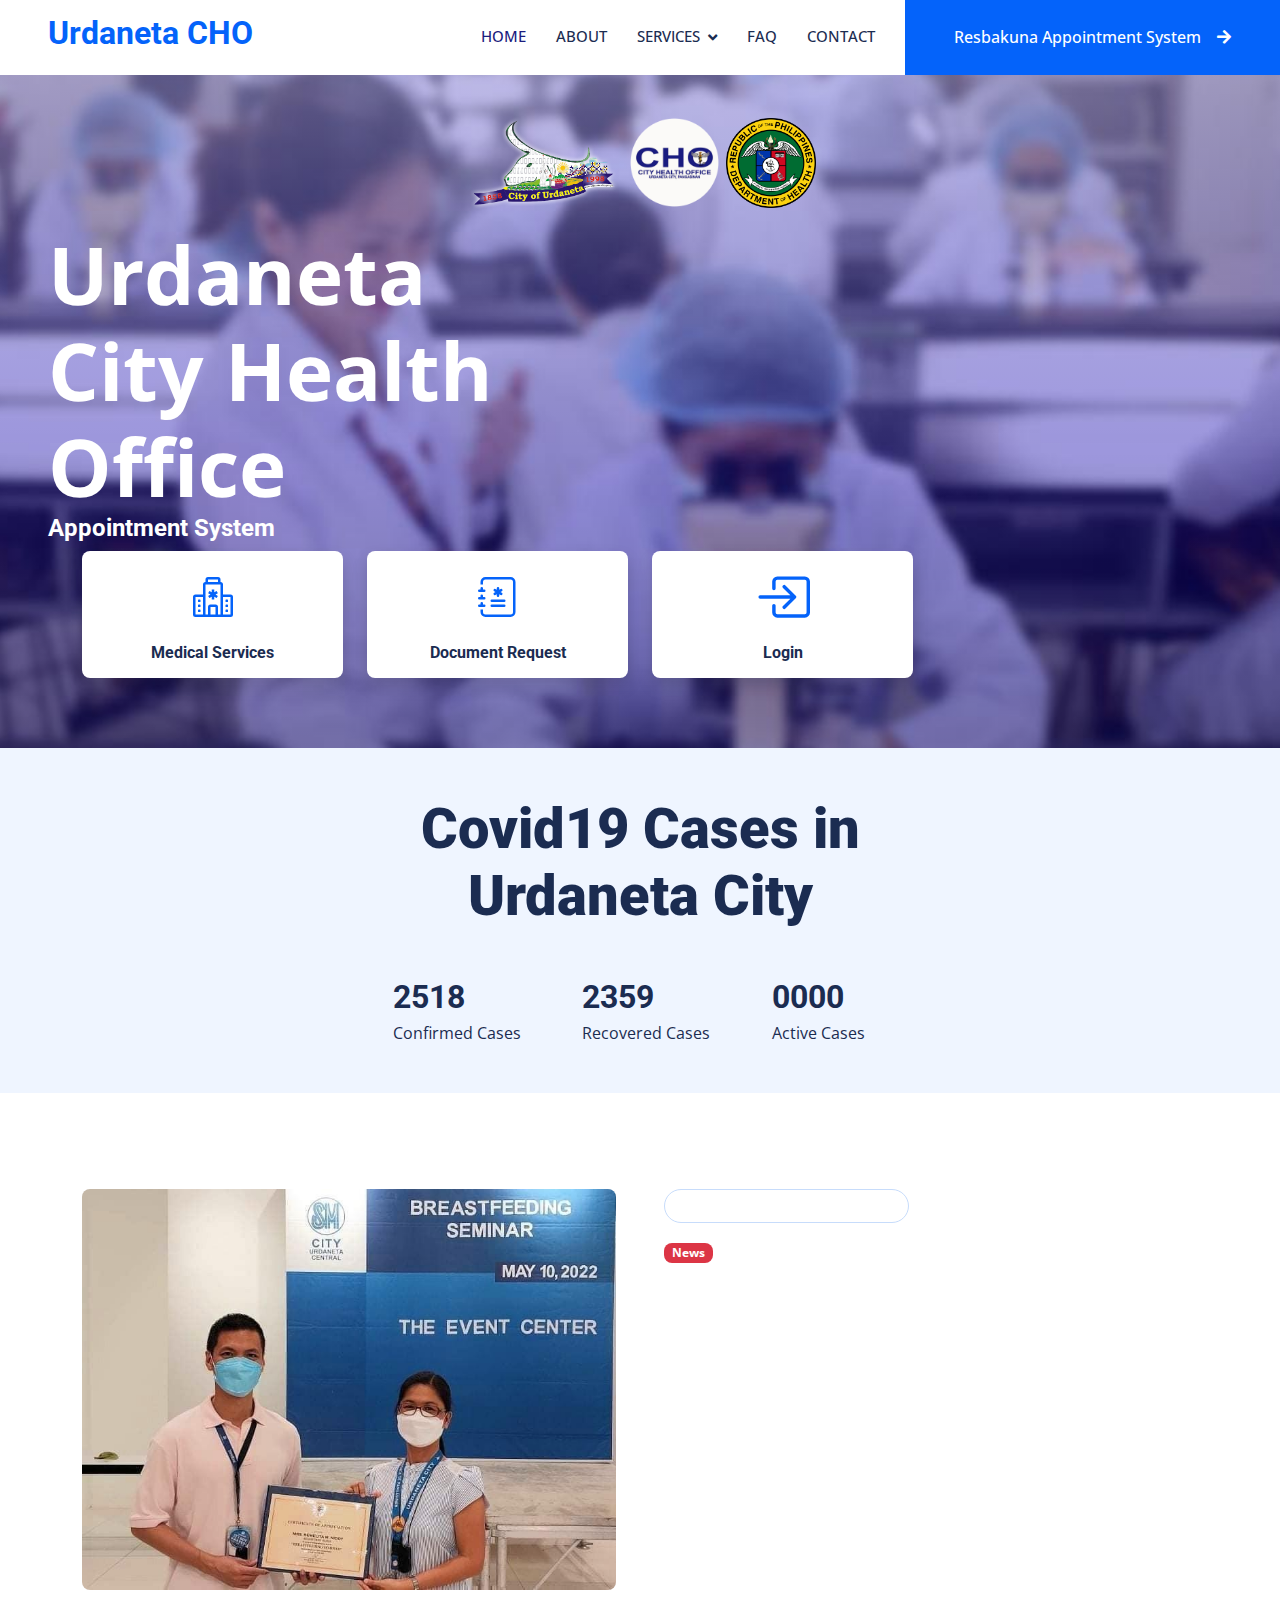
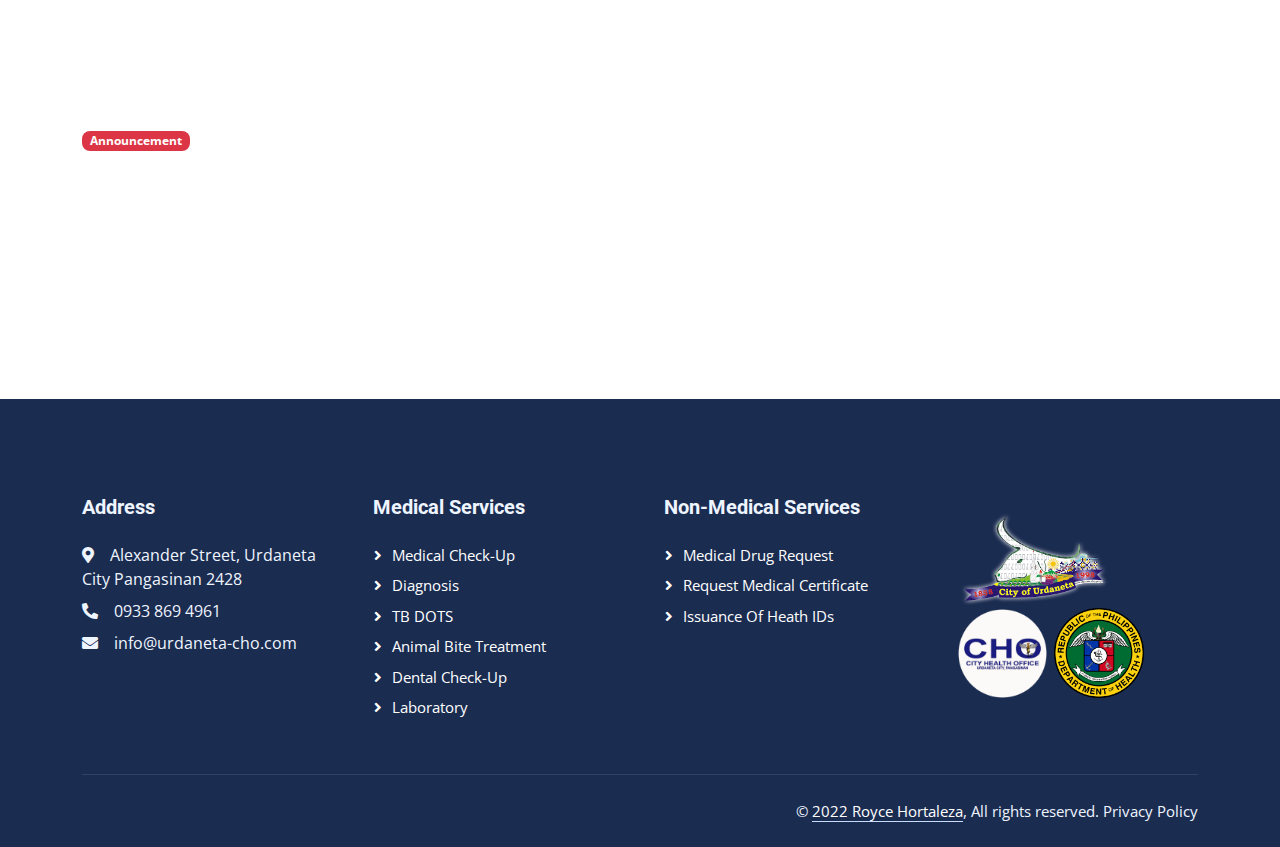
<file: index.html>
<!DOCTYPE html>
<html lang="en">

<head>
    <meta charset="utf-8">
    <title>Urdaneta CHO</title>
    <meta content="width=device-width, initial-scale=1.0" name="viewport">
    <meta content="" name="keywords">
    <meta content="" name="description">

    <link href="img/CHO.png" rel="icon">
    <link rel="preconnect" href="https://fonts.googleapis.com">
    <link rel="preconnect" href="https://fonts.gstatic.com" crossorigin>
    <link href="https://fonts.googleapis.com/css2?family=Open+Sans:wght@400;500&family=Roboto:wght@500;700;900&display=swap" rel="stylesheet"> 
    <link href="https://cdnjs.cloudflare.com/ajax/libs/font-awesome/5.10.0/css/all.min.css" rel="stylesheet">
    <link href="https://cdn.jsdelivr.net/npm/bootstrap-icons@1.4.1/font/bootstrap-icons.css" rel="stylesheet">
    <link href="css/bootstrap.min.css" rel="stylesheet">
    <link href="css/style.css" rel="stylesheet">
<style>
    body {

        background: linear-gradient(to top, rgba(0, 0, 0, 0.3), rgba(0, 0, 0, 0), rgba(250, 250, 250, 0.4)), url("img/bg-blue.jpg");
        background-attachment: fixed;
        background-position: center;
        background-repeat: no-repeat;
        background-size: cover;
        overflow-x: hidden;
    }
</style>
</head>

<body>
    <!-- Navbar Start -->
    <nav class="navbar navbar-expand-lg bg-white navbar-light sticky-top p-0 wow fadeIn" data-wow-delay="0.1s">
        <a href="index.html" class="navbar-brand d-flex align-items-center px-4 px-lg-5">
            <h2 class="blankquote text-primary"></i>Urdaneta CHO</h2>
        </a>
        <button type="button" class="navbar-toggler me-4" data-bs-toggle="collapse" data-bs-target="#navbarCollapse">
            <span class="navbar-toggler-icon"></span>
        </button>
        <div class="collapse navbar-collapse" id="navbarCollapse">
            <div class="navbar-nav ms-auto p-4 p-lg-0">
                <a href="index.html" class="nav-item nav-link active">HOME</a>
                <a href="about.html" class="nav-item nav-link">ABOUT</a>
          
                <div class="nav-item dropdown">
                    <a href="#" class="nav-link dropdown-toggle" data-bs-toggle="dropdown">SERVICES</a>
                    <div class="dropdown-menu rounded-0 rounded-bottom m-0">
                        <a href="medical.html" class="dropdown-item">Medical Concern</a>
                        <a href="non-medical.html" class="dropdown-item">Non-Medical Concern</a>
                    </div>
                </div>
                <a href="faq.html" class="nav-item nav-link">FAQ</a>
                <a href="contact.html" class="nav-item nav-link">CONTACT</a>
            </div>
            <a href="https://resbakuna.urdaneta-city.gov.ph/" class="btn btn-primary rounded-0 py-4 px-lg-5 d-none d-lg-block">Resbakuna Appointment System<i class="fa fa-arrow-right ms-3"></i></a>
        </div>
    </nav>
    <br>
    <!-- Navbar End -->

    <section class="logo">
        <div class="py-3 d-flex justify-content-center mx-auto">
            <div>
                <a href="https://urdaneta-city.gov.ph/"><img src="img/urd.png" alt="" height="95"></a>
                <a href="index.html"><img src="img/CHO.png" alt="" height="95"></a>
                <a href="https://doh.gov.ph/"><img src="img/doh.png" alt="" height="90"></a>
            </div>
    </section>

    <section class="title">
        <div id="text" class="row px-md-5 px-1">
            <div class="col-md-5 d-flex flex-column justify-content-center align-items-start">
              <div class="display-1 fw-bold mb-0 text-white text-shadow">Urdaneta City Health Office</div>
              <div class="h4 text-white text-shadow-b">Appointment System</div>
          </div>
    </section>

    <section class="services">
        <div class="container-fluid" style="position: relative; z-index: 3;">
            <div class="container">
              <div class="row">
                <div class="col-md-3 col-sm-4 col-6">
                  <a href="login-checkup.html" class="text-decoration-none">
                      <div class="card round-3 border-0 m-btn shadow">
                          <div class="card-body text-center d-flex flex-column justify-content-center align-items-center ">
                              <div>
                                  <svg xmlns="http://www.w3.org/2000/svg" width="40" height="60" fill="currentColor" class="bi bi-hospital" viewBox="0 0 16 16">
                                      <path d="M8.5 5.034v1.1l.953-.55.5.867L9 7l.953.55-.5.866-.953-.55v1.1h-1v-1.1l-.953.55-.5-.866L7 7l-.953-.55.5-.866.953.55v-1.1h1ZM13.25 9a.25.25 0 0 0-.25.25v.5c0 .138.112.25.25.25h.5a.25.25 0 0 0 .25-.25v-.5a.25.25 0 0 0-.25-.25h-.5ZM13 11.25a.25.25 0 0 1 .25-.25h.5a.25.25 0 0 1 .25.25v.5a.25.25 0 0 1-.25.25h-.5a.25.25 0 0 1-.25-.25v-.5Zm.25 1.75a.25.25 0 0 0-.25.25v.5c0 .138.112.25.25.25h.5a.25.25 0 0 0 .25-.25v-.5a.25.25 0 0 0-.25-.25h-.5Zm-11-4a.25.25 0 0 0-.25.25v.5c0 .138.112.25.25.25h.5A.25.25 0 0 0 3 9.75v-.5A.25.25 0 0 0 2.75 9h-.5Zm0 2a.25.25 0 0 0-.25.25v.5c0 .138.112.25.25.25h.5a.25.25 0 0 0 .25-.25v-.5a.25.25 0 0 0-.25-.25h-.5ZM2 13.25a.25.25 0 0 1 .25-.25h.5a.25.25 0 0 1 .25.25v.5a.25.25 0 0 1-.25.25h-.5a.25.25 0 0 1-.25-.25v-.5Z"/>
                                      <path d="M5 1a1 1 0 0 1 1-1h4a1 1 0 0 1 1 1v1a1 1 0 0 1 1 1v4h3a1 1 0 0 1 1 1v7a1 1 0 0 1-1 1H1a1 1 0 0 1-1-1V8a1 1 0 0 1 1-1h3V3a1 1 0 0 1 1-1V1Zm2 14h2v-3H7v3Zm3 0h1V3H5v12h1v-3a1 1 0 0 1 1-1h2a1 1 0 0 1 1 1v3Zm0-14H6v1h4V1Zm2 7v7h3V8h-3Zm-8 7V8H1v7h3Z"/>
                                    </svg>
                             
                              </div>
                              <div class="h6 mb-0 text-dark mt-3 fw-bold">Medical Services</div>
                          </div>
                      </div>
                  </a>
                </div>
                <div class="col-md-3 col-sm-4 col-6">
                  <a href="login-non.html" class="text-decoration-none">
                      <div class="card round-3 border-0 m-btn shadow">
                          <div class="card-body text-center d-flex flex-column justify-content-center align-items-center ">
      
                              <div>
                                  <svg xmlns="http://www.w3.org/2000/svg" width="40" height="60" fill="currentColor" class="bi bi-journal-medical" viewBox="0 0 16 16">
                                      <path fill-rule="evenodd" d="M8 4a.5.5 0 0 1 .5.5v.634l.549-.317a.5.5 0 1 1 .5.866L9 6l.549.317a.5.5 0 1 1-.5.866L8.5 6.866V7.5a.5.5 0 0 1-1 0v-.634l-.549.317a.5.5 0 1 1-.5-.866L7 6l-.549-.317a.5.5 0 0 1 .5-.866l.549.317V4.5A.5.5 0 0 1 8 4zM5 9.5a.5.5 0 0 1 .5-.5h5a.5.5 0 0 1 0 1h-5a.5.5 0 0 1-.5-.5zm0 2a.5.5 0 0 1 .5-.5h5a.5.5 0 0 1 0 1h-5a.5.5 0 0 1-.5-.5z"/>
                                      <path d="M3 0h10a2 2 0 0 1 2 2v12a2 2 0 0 1-2 2H3a2 2 0 0 1-2-2v-1h1v1a1 1 0 0 0 1 1h10a1 1 0 0 0 1-1V2a1 1 0 0 0-1-1H3a1 1 0 0 0-1 1v1H1V2a2 2 0 0 1 2-2z"/>
                                      <path d="M1 5v-.5a.5.5 0 0 1 1 0V5h.5a.5.5 0 0 1 0 1h-2a.5.5 0 0 1 0-1H1zm0 3v-.5a.5.5 0 0 1 1 0V8h.5a.5.5 0 0 1 0 1h-2a.5.5 0 0 1 0-1H1zm0 3v-.5a.5.5 0 0 1 1 0v.5h.5a.5.5 0 0 1 0 1h-2a.5.5 0 0 1 0-1H1z"/>
                                    </svg>
                              </div>
      
                              <div class="h6 mb-0 text-dark mt-3 fw-bold">Document Request</div>
                          </div>
                      </div>
                  </a>
              </div>
              <div class="col-md-3 col-sm-4 col-6"><a href="index" class="text-decoration-none">
                  <a href="login.html" class="text-decoration-none">
                      <div class="card round-3 border-0 m-btn shadow">
                          <di class="card-body text-center d-flex flex-column justify-content-center align-items-center ">
                              <div>
                                  <svg xmlns="http://www.w3.org/2000/svg" width="55" height="60" fill="currentColor" class="bi bi-box-arrow-in-right" viewBox="0 0 16 16">
                                      <path fill-rule="evenodd" d="M6 3.5a.5.5 0 0 1 .5-.5h8a.5.5 0 0 1 .5.5v9a.5.5 0 0 1-.5.5h-8a.5.5 0 0 1-.5-.5v-2a.5.5 0 0 0-1 0v2A1.5 1.5 0 0 0 6.5 14h8a1.5 1.5 0 0 0 1.5-1.5v-9A1.5 1.5 0 0 0 14.5 2h-8A1.5 1.5 0 0 0 5 3.5v2a.5.5 0 0 0 1 0v-2z"/>
                                      <path fill-rule="evenodd" d="M11.854 8.354a.5.5 0 0 0 0-.708l-3-3a.5.5 0 1 0-.708.708L10.293 7.5H1.5a.5.5 0 0 0 0 1h8.793l-2.147 2.146a.5.5 0 0 0 .708.708l3-3z"/>
                                    </svg>
                              </div>
      
                              <div class="h6 mb-0 text-dark mt-3 fw-bold">Login</div>
      
                          </div>
                      </div>
                  </a>
          </div>
    </section>
  

    <section class="covid">
            <!-- Header Start -->
    <div class="container-fluid header bg-light p-0 mb-5">
        <div class="row g-0 d-flex justify-content-center flex-column-reverse flex-lg-row">
            <div class="col-lg-6 p-5 wow fadeIn" data-wow-delay="0.1s">
                <h1 class="display-4 text-dark mb-5 text-center">Covid19 Cases in Urdaneta City</h1>
                <div class="row g-4">
                    <div class="col-sm-4">
                        <div class="border-start border-light ps-4">
                            <h2 class="text-dark mb-1" data-toggle="counter-up">2518</h2>
                            <p class="text-dark mb-0">Confirmed Cases</p>
                        </div>
                    </div>

                    <div class="col-sm-4">
                        <div class="border-start border-light ps-4">
                            <h2 class="text-dark mb-1" data-toggle="counter-up">2359</h2>
                            <p class="text-dark mb-0">Recovered Cases</p>
                        </div>
                    </div>
                    <div class="col-sm-4">
                        <div class="border-start border-light ps-4">
                            <h2 class="text-dark mb-1" data-toggle="counter-up">0000</h2>
                            <p class="text-dark mb-0">Active Cases</p>
                        </div>
                </div>
            </div>
    </section>


    <!-- News Start -->
    <div class="container-xxl py-5">
        <div class="container">
            <div class="row g-5">
                <div class="col-lg-6 wow fadeIn" data-wow-delay="0.1s">
                    <div class="d-flex flex-column">
                        <img class="img-fluid rounded w-90 align-self-end" src="img/feeding.jpg" alt="">
                    </div>
                </div>
                <div class="col-lg-6 wow fadeIn" data-wow-delay="0.5s">
                    <p class="text-center d-inline-block border rounded-pill py-1 px-4 text-white">News and Announcement</p>
                    <br>
                    <span class="badge bg-danger px-2 py-1 shadow-1-strong mb-3">News</span>
                    <h1 class="mb-4 text-white">BREASTFEEDING AWARENESS</h1>
                    <p class="text-white">The city's campaign on BREASTFEEDING reached the tenants and employees of SM URDANETA CENTRAL. A Breastfeeding Seminar was conducted last May 10, 2022 by the SM  management held at the event center of the said establishment. Invited speaker from City Health Office in behalf of Dra. Rachel Ann A. Parayno, was  Ms. Remy M. Nidoy, the Nutrition Action Officer of the city.</p>
                    <p class="mb-4 text-white">She discussed the benefits of Breastfeeding to mother and child, to company and to society and environment.</p>
                </div>
            </div>
        </div>
    </div>
    <!-- News End -->

        <!-- Announcement Start -->
        <div class="container-xxl py-5">
            <div class="container">
                        <span class="badge bg-danger px-2 py-1 shadow-1-strong mb-3">Announcement</span>
                        <h1 class="mb-4 text-white">Donate Blood and Save lives!</h1>
                        <p class="text-white">June 24,2022<br>Urdaneta City Cultural Complex<br></p>
                       
                    </div>
                </div>
            </div>
        </div>
        <!-- Announcement End -->


    <!-- Footer Start -->
    <div class="container-fluid bg-dark text-light footer mt-5 pt-5 wow fadeIn" data-wow-delay="0.1s">
        <div class="container py-5">
            <div class="row g-5">
                <div class="col-lg-3 col-md-6">
                    <h5 class="text-light mb-4">Address</h5>
                    <p class="mb-2"><i class="fa fa-map-marker-alt me-3"></i>Alexander Street, Urdaneta City Pangasinan 2428</p>
                    <p class="mb-2"><i class="fa fa-phone-alt me-3"></i>0933 869 4961</p>
                    <p class="mb-2"><i class="fa fa-envelope me-3"></i>info@urdaneta-cho.com</p>
                    <div class="d-flex pt-2">

                    </div>
                </div>
                <div class="col-lg-3 col-md-6">
                    <h5 class="text-light mb-4">Medical Services</h5>
                    <a class="btn btn-link text-white" href="">Medical Check-up</a>
                    <a class="btn btn-link text-white" href="">Diagnosis</a>
                    <a class="btn btn-link text-white" href="">TB DOTS</a>
                    <a class="btn btn-link text-white" href="">Animal Bite Treatment</a>
                    <a class="btn btn-link text-white" href="">Dental Check-up</a>
                    <a class="btn btn-link text-white" href="">Laboratory</a>
                </div>
                <div class="col-lg-3 col-md-6">
                    <h5 class="text-light mb-4">Non-Medical Services</h5>
                    <a class="btn btn-link text-white" href="">Medical Drug Request</a>
                    <a class="btn btn-link text-white" href="">Request Medical Certificate</a>
                    <a class="btn btn-link text-white" href="">Issuance of Heath IDs</a>
                </div>
                <div class="col-lg-3 col-md-6">
                    <div class="py-3 d-flex justify-content-center mx-auto">
                        <div>
                            <a href="https://urdaneta-city.gov.ph/"><img src="img/urd.png" alt="" height="95"></a>
                            <a href="index.html"><img src="img/CHO.png" alt="" height="95"></a>
                            <a href="https://doh.gov.ph/"><img src="img/doh.png" alt="" height="90"></a>
                        </div>
                    </div>
                </div>
            </div>
        </div>
        <div class="container">
            <div class="copyright">
                <div class="row">
                    <div class="col-md-6 text-center text-md-start mb-3 mb-md-0">
                    </div>
                    <div class="col-md-6 text-center text-md-end">
                        &copy; <a class="border-bottom text-white" href="https://roycehortaleza.me/">2022 Royce Hortaleza</a>, All rights reserved. Privacy Policy
                    </div>
                </div>
            </div>
        </div>
    </div>
    <!-- Footer End -->

    <script src="js/main.js"></script>
    <script src="https://cdn.jsdelivr.net/npm/bootstrap@5.0.0/dist/js/bootstrap.bundle.min.js"></script>
</body>

</html>
</file>
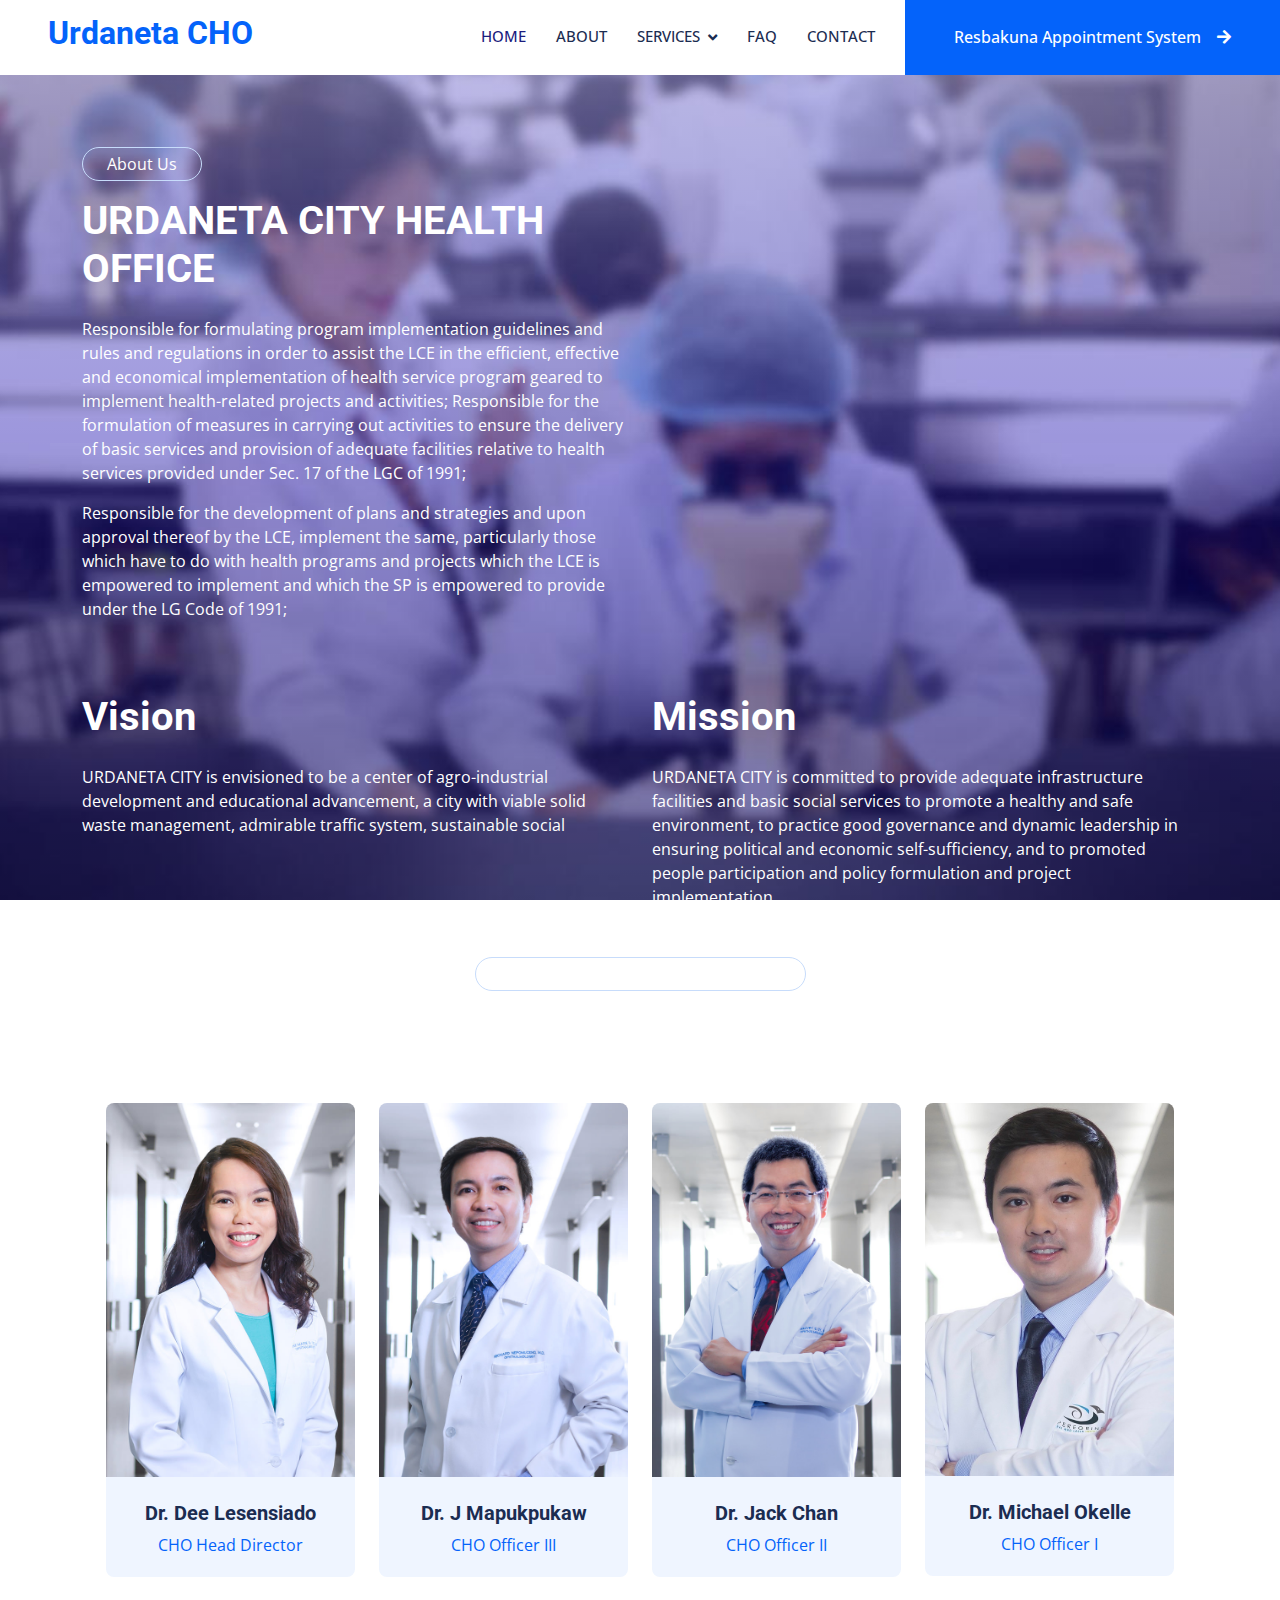
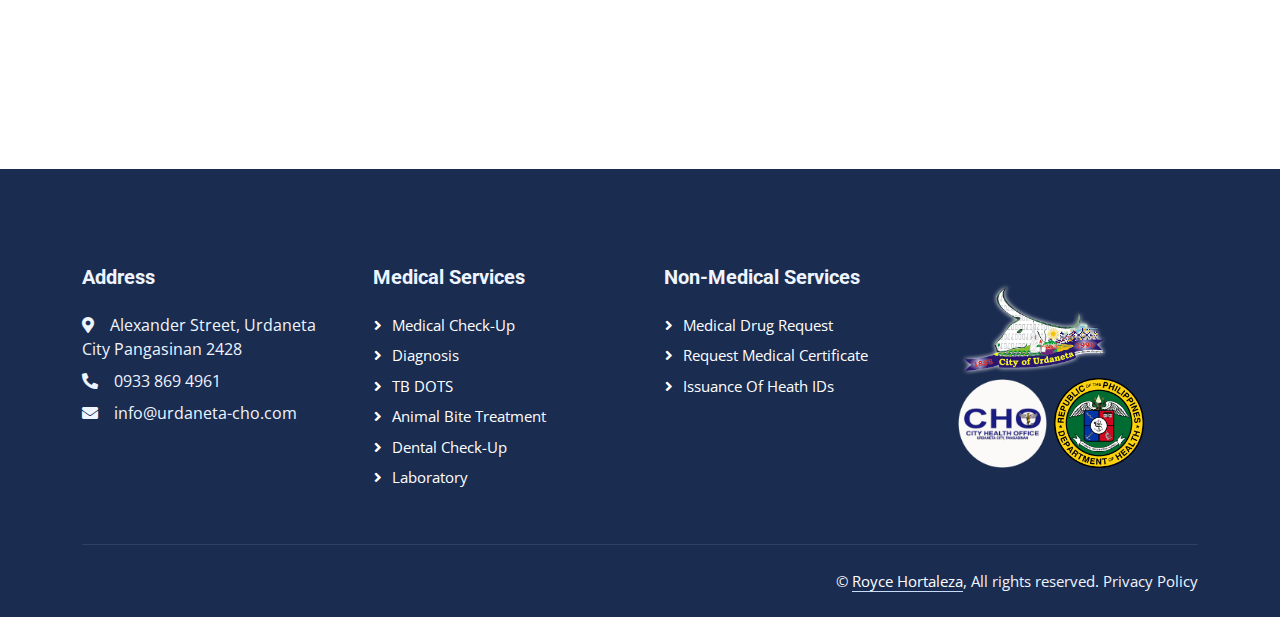
<file: about.html>
<!DOCTYPE html>
<html lang="en">

<head>
    <meta charset="utf-8">
    <title>Urdaneta CHO</title>
    <meta content="width=device-width, initial-scale=1.0" name="viewport">
    <meta content="" name="keywords">
    <meta content="" name="description">

    <link href="img/CHO.png" rel="icon">
    <link rel="preconnect" href="https://fonts.googleapis.com">
    <link rel="preconnect" href="https://fonts.gstatic.com" crossorigin>
    <link href="https://fonts.googleapis.com/css2?family=Open+Sans:wght@400;500&family=Roboto:wght@500;700;900&display=swap" rel="stylesheet"> 
    <link href="https://cdnjs.cloudflare.com/ajax/libs/font-awesome/5.10.0/css/all.min.css" rel="stylesheet">
    <link href="https://cdn.jsdelivr.net/npm/bootstrap-icons@1.4.1/font/bootstrap-icons.css" rel="stylesheet">
    <link href="css/bootstrap.min.css" rel="stylesheet">
    <link href="css/style.css" rel="stylesheet">
<style>
    body {

        background: linear-gradient(to top, rgba(0, 0, 0, 0.3), rgba(0, 0, 0, 0), rgba(250, 250, 250, 0.4)), url("img/bg-blue.jpg");
        background-attachment: fixed;
        background-position: center;
        background-repeat: no-repeat;
        background-size: cover;
    }
</style>
</head>

<body>
    <!-- Navbar Start -->
    <nav class="navbar navbar-expand-lg bg-white navbar-light sticky-top p-0 wow fadeIn" data-wow-delay="0.1s">
        <a href="index.html" class="navbar-brand d-flex align-items-center px-4 px-lg-5">
            <h2 class="blankquote text-primary"></i>Urdaneta CHO</h2>
        </a>
        <button type="button" class="navbar-toggler me-4" data-bs-toggle="collapse" data-bs-target="#navbarCollapse">
            <span class="navbar-toggler-icon"></span>
        </button>
        <div class="collapse navbar-collapse" id="navbarCollapse">
            <div class="navbar-nav ms-auto p-4 p-lg-0">
                <a href="index.html" class="nav-item nav-link active">HOME</a>
                <a href="about.html" class="nav-item nav-link">ABOUT</a>
          
                <div class="nav-item dropdown">
                    <a href="#" class="nav-link dropdown-toggle" data-bs-toggle="dropdown">SERVICES</a>
                    <div class="dropdown-menu rounded-0 rounded-bottom m-0">
                        <a href="medical.html" class="dropdown-item">Medical Concern</a>
                        <a href="non-medical.html" class="dropdown-item">Non-Medical Concern</a>
                    </div>
                </div>
                <a href="faq.html" class="nav-item nav-link">FAQ</a>
                <a href="contact.html" class="nav-item nav-link">CONTACT</a>
            </div>
            <a href="https://resbakuna.urdaneta-city.gov.ph/" class="btn btn-primary rounded-0 py-4 px-lg-5 d-none d-lg-block">Resbakuna Appointment System<i class="fa fa-arrow-right ms-3"></i></a>
        </div>
    </nav>
    <br>
    <!-- Navbar End -->

    <!-- News Start -->
    <div class="container-xxl py-5">
        <div class="container">
                <div class="col-lg-6 wow fadeIn" data-wow-delay="0.5s">
                    <p class="text-center d-inline-block border rounded-pill py-1 px-4 text-white">About Us</p>
                    <br>
                    <h1 class="mb-4 text-white">URDANETA CITY HEALTH OFFICE</h1>
                    <p class="text-white">Responsible for formulating program implementation guidelines and rules and regulations in order to assist the LCE in the efficient, effective and economical implementation of health service program geared to implement health-related projects and activities;  Responsible for the formulation of measures in carrying out activities to ensure the delivery of basic services and provision of adequate facilities relative to health services provided under Sec. 17 of the LGC of 1991;</p>
                    <p class="mb-4 text-white"> Responsible for the development of plans and strategies and upon approval thereof by the LCE, implement the same, particularly those which have to do with health programs and projects which the LCE is empowered to implement and which the SP is empowered to provide under the LG Code of 1991;</p>
                </div>
            </div>
        </div>
    </div>
    <!-- News End -->

    <div class="container">
        <div class="row">
          <div class="col text-white">
            <h1 class="mb-4 text-white">Vision</h1>
            URDANETA CITY is envisioned to be a center of agro-industrial development and educational advancement, a city with viable solid waste management, admirable traffic system, sustainable social
          </div>
          <div class="col text-white">
            <h1 class="mb-4 text-white">Mission</h1>
            URDANETA CITY is committed to provide adequate infrastructure facilities and basic social services to promote a healthy and safe environment, to practice good governance and dynamic leadership in ensuring political and economic self-sufficiency, and to promoted people participation and policy formulation and project implementation.
    
          </div>


            <!-- Team Start -->
    <div class="container-xxl py-5">
        <div class="container">
            <div class="text-center mx-auto mb-5 wow fadeInUp" data-wow-delay="0.1s" style="max-width: 600px;">
                <p class="d-inline-block border rounded-pill py-1 px-4 text-white">Urdaneta City Health Office Directory</p>
                <h1 class="text-white">Our Experienced Doctors</h1>
            </div>
            <div class="row g-4">
                <div class="col-lg-3 col-md-6 wow fadeInUp" data-wow-delay="0.1s">
                    <div class="team-item position-relative rounded overflow-hidden">
                        <div class="overflow-hidden">
                            <img class="img-fluid" src="img/d1.jpg" alt="">
                        </div>
                        <div class="team-text bg-light text-center p-4">
                            <h5>Dr. Dee Lesensiado</h5>
                            <p class="text-primary">CHO Head Director</p>
                        </div>
                    </div>
                </div>
                <div class="col-lg-3 col-md-6 wow fadeInUp" data-wow-delay="0.3s">
                    <div class="team-item position-relative rounded overflow-hidden">
                        <div class="overflow-hidden">
                            <img class="img-fluid" src="img/d2.jpg" alt="">
                        </div>
                        <div class="team-text bg-light text-center p-4">
                            <h5>Dr. J Mapukpukaw</h5>
                            <p class="text-primary">CHO Officer III</p>
                        </div>
                    </div>
                </div>
                <div class="col-lg-3 col-md-6 wow fadeInUp" data-wow-delay="0.5s">
                    <div class="team-item position-relative rounded overflow-hidden">
                        <div class="overflow-hidden">
                            <img class="img-fluid" src="img/d3.jpg" alt="">
                        </div>
                        <div class="team-text bg-light text-center p-4">
                            <h5>Dr. Jack Chan</h5>
                            <p class="text-primary">CHO Officer II</p>
                        </div>
                    </div>
                </div>
                <div class="col-lg-3 col-md-6 wow fadeInUp" data-wow-delay="0.7s">
                    <div class="team-item position-relative rounded overflow-hidden">
                        <div class="overflow-hidden">
                            <img class="img-fluid" src="img/d4.jpg" alt="">
                        </div>
                        <div class="team-text bg-light text-center p-4">
                            <h5>Dr. Michael Okelle</h5>
                            <p class="text-primary">CHO Officer I</p>
                            </div>
                        </div>
                    </div>
                </div>
            </div>
        </div>
    </div>

        <!-- Announcement Start -->
        <div class="container-xxl py-5">
            <div class="container">
                       
                    </div>
                </div>
            </div>
        </div>
        <!-- Announcement End -->


    <!-- Footer Start -->
    <div class="container-fluid bg-dark text-light footer mt-5 pt-5 wow fadeIn" data-wow-delay="0.1s">
        <div class="container py-5">
            <div class="row g-5">
                <div class="col-lg-3 col-md-6">
                    <h5 class="text-light mb-4">Address</h5>
                    <p class="mb-2"><i class="fa fa-map-marker-alt me-3"></i>Alexander Street, Urdaneta City Pangasinan 2428</p>
                    <p class="mb-2"><i class="fa fa-phone-alt me-3"></i>0933 869 4961</p>
                    <p class="mb-2"><i class="fa fa-envelope me-3"></i>info@urdaneta-cho.com</p>
                    <div class="d-flex pt-2">

                    </div>
                </div>
                <div class="col-lg-3 col-md-6">
                    <h5 class="text-light mb-4">Medical Services</h5>
                    <a class="btn btn-link text-white" href="">Medical Check-up</a>
                    <a class="btn btn-link text-white" href="">Diagnosis</a>
                    <a class="btn btn-link text-white" href="">TB DOTS</a>
                    <a class="btn btn-link text-white" href="">Animal Bite Treatment</a>
                    <a class="btn btn-link text-white" href="">Dental Check-up</a>
                    <a class="btn btn-link text-white" href="">Laboratory</a>
                </div>
                <div class="col-lg-3 col-md-6">
                    <h5 class="text-light mb-4">Non-Medical Services</h5>
                    <a class="btn btn-link text-white" href="">Medical Drug Request</a>
                    <a class="btn btn-link text-white" href="">Request Medical Certificate</a>
                    <a class="btn btn-link text-white" href="">Issuance of Heath IDs</a>
                </div>
                <div class="col-lg-3 col-md-6">
                    <div class="py-3 d-flex justify-content-center mx-auto">
                        <div>
                            <a href="https://urdaneta-city.gov.ph/"><img src="img/urd.png" alt="" height="95"></a>
                            <a href="index.html"><img src="img/CHO.png" alt="" height="95"></a>
                            <a href="https://doh.gov.ph/"><img src="img/doh.png" alt="" height="90"></a>
                        </div>
                    </div>
                </div>
            </div>
        </div>
        <div class="container">
            <div class="copyright">
                <div class="row">
                    <div class="col-md-6 text-center text-md-start mb-3 mb-md-0">
                    </div>
                    <div class="col-md-6 text-center text-md-end">
                        &copy; <a class="border-bottom text-white" href="https://roycehortaleza.me/">Royce Hortaleza</a>, All rights reserved. Privacy Policy
                    </div>
                </div>
            </div>
        </div>
    </div>
    <!-- Footer End -->

    <script src="js/main.js"></script>
    <script src="https://cdn.jsdelivr.net/npm/bootstrap@5.0.0/dist/js/bootstrap.bundle.min.js"></script>
</body>

</html>
</file>
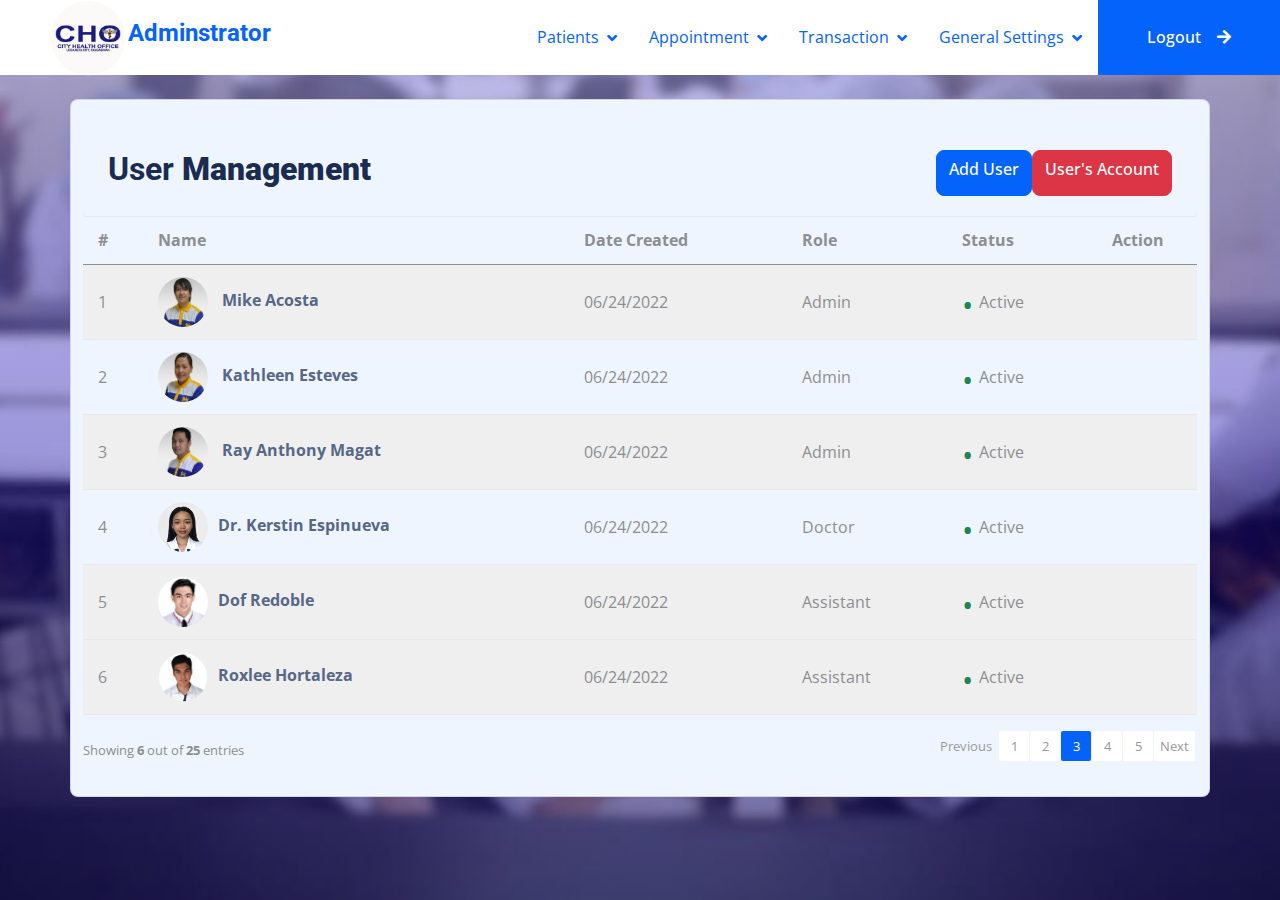
<file: admin-add.html>
<!DOCTYPE html>
<html lang="en">

<head>
    <meta charset="utf-8">
    <title>Admin | Urdaneta CHO</title>
    <meta content="width=device-width, initial-scale=1.0" name="viewport">
    <meta content="" name="keywords">
    <meta content="" name="description">

    <link href="img/CHO.png" rel="icon">
    <link rel="preconnect" href="https://fonts.googleapis.com">
    <link rel="preconnect" href="https://fonts.gstatic.com" crossorigin>
    <link href="https://fonts.googleapis.com/css2?family=Open+Sans:wght@400;500&family=Roboto:wght@500;700;900&display=swap" rel="stylesheet"> 
    <link href="https://cdnjs.cloudflare.com/ajax/libs/font-awesome/5.10.0/css/all.min.css" rel="stylesheet">
    <link href="https://cdn.jsdelivr.net/npm/bootstrap-icons@1.4.1/font/bootstrap-icons.css" rel="stylesheet">
    <link href="css/bootstrap.min.css" rel="stylesheet">
    <link href="css/style.css" rel="stylesheet">
<style>
    body {

        background: linear-gradient(to top, rgba(0, 0, 0, 0.3), rgba(0, 0, 0, 0), rgba(250, 250, 250, 0.4)), url("img/bg-blue.jpg");
        background-attachment: fixed;
        background-position: center;
        background-repeat: no-repeat;
        background-size: cover;
    }
    .table-responsive {
        margin: 30px 0;
    }
    .table-wrapper {
        min-width: 1000px;
        background: #fff;
        padding: 20px 25px;
        border-radius: 3px;
        box-shadow: 0 1px 1px rgba(0,0,0,.05);
    }
    .table-title {
        padding-bottom: 15px;
        background: #299be4;
        color: #fff;
        padding: 16px 30px;
        margin: -20px -25px 10px;
        border-radius: 3px 3px 0 0;
    }
    .table-title h2 {
        margin: 5px 0 0;
        font-size: 24px;
    }
    .table-title .btn {
        color: #566787;
        float: right;
        font-size: 13px;
        background: #fff;
        border: none;
        min-width: 50px;
        border-radius: 2px;
        border: none;
        outline: none !important;
        margin-left: 10px;
    }
    .table-title .btn:hover, .table-title .btn:focus {
        color: #566787;
        background: #f2f2f2;
    }
    .table-title .btn i {
        float: left;
        font-size: 21px;
        margin-right: 5px;
    }
    .table-title .btn span {
        float: left;
        margin-top: 2px;
    }
    table.table tr th, table.table tr td {
        border-color: #e9e9e9;
        padding: 12px 15px;
        vertical-align: middle;
    }
    table.table tr th:first-child {
        width: 60px;
    }
    table.table tr th:last-child {
        width: 100px;
    }
    table.table-striped tbody tr:nth-of-type(odd) {
        background-color: #fcfcfc;
    }
    table.table-striped.table-hover tbody tr:hover {
        background: #f5f5f5;
    }
    table.table th i {
        font-size: 13px;
        margin: 0 5px;
        cursor: pointer;
    }	
    table.table td:last-child i {
        opacity: 0.9;
        font-size: 22px;
        margin: 0 5px;
    }
    table.table td a {
        font-weight: bold;
        color: #566787;
        display: inline-block;
        text-decoration: none;
    }
    table.table td a:hover {
        color: #2196F3;
    }
    table.table td a.settings {
        color: #2196F3;
    }
    table.table td a.delete {
        color: #F44336;
    }
    table.table td i {
        font-size: 19px;
    }
    table.table .avatar {
        border-radius: 50%;
        vertical-align: middle;
        margin-right: 10px;
    }
    .status {
        font-size: 30px;
        margin: 2px 2px 0 0;
        display: inline-block;
        vertical-align: middle;
        line-height: 10px;
    }
    .text-success {
        color: #10c469;
    }
    .text-info {
        color: #62c9e8;
    }
    .text-warning {
        color: #FFC107;
    }
    .text-danger {
        color: #ff5b5b;
    }
    .pagination {
        float: right;
        margin: 0 0 5px;
    }
    .pagination li a {
        border: none;
        font-size: 13px;
        min-width: 30px;
        min-height: 30px;
        color: #999;
        margin: 0 2px;
        line-height: 30px;
        border-radius: 2px !important;
        text-align: center;
        padding: 0 6px;
    }
    .pagination li.disabled i {
        color: #ccc;
    }
    .pagination li i {
        font-size: 16px;
        padding-top: 6px
    }
    .hint-text {
        float: left;
        margin-top: 10px;
        font-size: 13px;
    }
    </style>
    <script>
    $(document).ready(function(){
        $('[data-toggle="tooltip"]').tooltip();
    });
    </script>
</head>

<body>
      <!-- Navbar Start -->

      <nav class="navbar navbar-expand-lg bg-white navbar-light sticky-top p-0 wow fadeIn" data-wow-delay="0.1s">
        <a href="#" class="navbar-brand d-flex align-items-center px-4 px-lg-5">
            <div class="d-flex justify-content-center"><img src="img/CHO.png" alt="" height="80"></div>
            <h4 class="blankquote text-primary"></i>Adminstrator</h4>
        </a>
        <button type="button" class="navbar-toggler me-4" data-bs-toggle="collapse" data-bs-target="#navbarCollapse">
            <span class="navbar-toggler-icon"></span>
        </button>
        <div class="collapse navbar-collapse" id="navbarCollapse">
            <div class="navbar-nav ms-auto p-4 p-lg-0">
                </div>
                <div class="nav-item dropdown">
                  <a href="#" class="nav-link dropdown-toggle" data-bs-toggle="dropdown">Patients</a>
                  <div class="dropdown-menu rounded-0 rounded-bottom m-0">
                      <a href="admin-medrec.html" class="dropdown-item">Medical Records</a>
                      <a href="admin-prescription.html" class="dropdown-item">Prescription Records</a>
                  </div>
      </div>
                 
                <div class="nav-item dropdown">
                  <a href="#" class="nav-link dropdown-toggle" data-bs-toggle="dropdown">Appointment</a>
                  <div class="dropdown-menu rounded-0 rounded-bottom m-0">
                      <a href="admin-medapp.html" class="dropdown-item">Medical</a>
                      <a href="admin-nonmedapp.html" class="dropdown-item">Non-Medical</a>
                  </div>
      </div>

                  <div class="nav-item dropdown">
                    <a href="#" class="nav-link dropdown-toggle" data-bs-toggle="dropdown">Transaction</a>
                    <div class="dropdown-menu rounded-0 rounded-bottom m-0">
                        <a href="admin-status.html" class="dropdown-item">Transaction Status</a>
                        <a href="admin-payhistory.html" class="dropdown-item">Payment History</a>
                    </div>
            </div>


    
                <div class="nav-item dropdown">
                        <a href="#" class="nav-link dropdown-toggle" data-bs-toggle="dropdown">General Settings</a>
                        <div class="dropdown-menu rounded-0 rounded-bottom m-0">
                            <a href="admin-edit-profile.html" class="dropdown-item">My Profile</a>
                            <a href="admin-sysaccount.html" class="dropdown-item">User Management</a>
                            <a href="admin-covidcases.html" class="dropdown-item">Update Covid19 Cases</a>
                            <a href="admin-news.html" class="dropdown-item">Update News</a>
                            <a href="admin-news.html" class="dropdown-item">Update Announcement</a>
                        </div>
            </div>

          
            
            <a href="index.html" class="btn btn-primary rounded-0 py-4 px-lg-5 d-none d-lg-block">Logout<i class="fa fa-arrow-right ms-3"></i></a>
        </div>
    </nav>
    <br>
    
    <!-- Navbar End -->
    
       <!-- User Management Start -->
    <div class="container-xl card round-2 bg-light ">
        <div class="table-responsive">
            <div class="table-wrapper bg-light">
                    <div class="row">
                        <div class="col-sm-5">
                            <h2>User <b>Management</b></h2>
                        </div>
                        <div class="col-sm-7 d-flex justify-content-end">
                            <a href="administrator.html" class="btn btn-primary">Add User</a>
                            <a href="admin-useraccount.html" class="btn btn-danger">User's Account</a>
                        </div>
                    </div>
                </div>
                <table class="table table-striped table-hover">
                    <thead>
                        <tr>
                            <th>#</th>
                            <th>Name</th>						
                            <th>Date Created</th>
                            <th>Role</th>
                            <th>Status</th>
                            <th>Action</th>
                        </tr>
                    </thead>
                    <tbody>
                        <tr>
                            <td>1</td>
                            <td><a href="#"><img src="img/acosta.png" style="width: 50px; height: 50px;"  class="avatar" alt="Avatar"> Mike Acosta</a></td>
                            <td>06/24/2022</td>                        
                            <td>Admin</td>
                            <td><span class="status text-success">&bull;</span> Active</td>
                            <td>
                                <a href="#" class="settings" title="Settings" data-toggle="tooltip"><i class="material-icons">&#xE8B8;</i></a>
                                <a href="#" class="delete" title="Delete" data-toggle="tooltip"><i class="material-icons">&#xE5C9;</i></a>
                            </td>
                        </tr>
                        <tr>
                            <td>2</td>
                            <td><a href="#"><img src="img/esteves.png" style="width: 50px; height: 50px;" class="avatar" alt="Avatar"> Kathleen Esteves</a></td>
                            <td>06/24/2022</td>                       
                            <td>Admin</td>
                            <td><span class="status text-success">&bull;</span> Active</td>
                            <td>
                                <a href="#" class="settings" title="Settings" data-toggle="tooltip"><i class="material-icons">&#xE8B8;</i></a>
                                <a href="#" class="delete" title="Delete" data-toggle="tooltip"><i class="material-icons">&#xE5C9;</i></a>
                            </td>
                        </tr>
                            <td>3</td>
                            <td><a href="#"><img src="img/magat.png" style="width: 50px; height: 50px;"  class="avatar" alt="Avatar"> Ray Anthony Magat</a></td>
                            <td>06/24/2022</td>
                            <td>Admin</td>
                            <td><span class="status text-success">&bull;</span> Active</td>
                            <td>
                                <a href="#" class="settings" title="Settings" data-toggle="tooltip"><i class="material-icons">&#xE8B8;</i></a>
                                <a href="#" class="delete" title="Delete" data-toggle="tooltip"><i class="material-icons">&#xE5C9;</i></a>
                            </td>
                        </tr>
                        <tr>
                            <td>4</td>
                            <td><a href="#"><img src="img/espinueva.jpg" style="width: 50px; height: 50px;"  class="avatar" alt="Avatar">Dr. Kerstin Espinueva</a></td>
                            <td>06/24/2022</td>                        
                            <td>Doctor</td>
                            <td><span class="status text-success">&bull;</span> Active</td>
                            <td>
                                <a href="#" class="settings" title="Settings" data-toggle="tooltip"><i class="material-icons">&#xE8B8;</i></a>
                                <a href="#" class="delete" title="Delete" data-toggle="tooltip"><i class="material-icons">&#xE5C9;</i></a>
                            </td>
                            </tr>
                            <td>5</td>
                            <td><a href="#"><img src="img/redoble.jpg" style="width: 50px; height: 50px;"  class="avatar" alt="Avatar">Dof Redoble</a></td>
                            <td>06/24/2022</td>
                            <td>Assistant</td>
                            <td><span class="status text-success">&bull;</span> Active</td>
                            <td>
                                <a href="#" class="settings" title="Settings" data-toggle="tooltip"><i class="material-icons">&#xE8B8;</i></a>
                                <a href="#" class="delete" title="Delete" data-toggle="tooltip"><i class="material-icons">&#xE5C9;</i></a>
                            </td>
                        </tr>
                        <tr>
                            <tr>
                                <td>6</td>
                                <td><a href="#"><img src="img/profile.png" style="width: 50px; height: 50px;"  class="avatar" alt="Avatar">Roxlee Hortaleza</a></td>
                                <td>06/24/2022</td>                        
                                <td>Assistant</td>
                                <td><span class="status text-success">&bull;</span> Active</td>
                                <td>
                                    <a href="#" class="settings" title="Settings" data-toggle="tooltip"><i class="material-icons">&#xE8B8;</i></a>
                                    <a href="#" class="delete" title="Delete" data-toggle="tooltip"><i class="material-icons">&#xE5C9;</i></a>
                                </td>
                                </tr>
                    </tbody>
                </table>
                <div class="clearfix">
                    <div class="hint-text">Showing <b>6</b> out of <b>25</b> entries</div>
                    <ul class="pagination">
                        <li class="page-item disabled"><a href="#">Previous</a></li>
                        <li class="page-item"><a href="#" class="page-link">1</a></li>
                        <li class="page-item"><a href="#" class="page-link">2</a></li>
                        <li class="page-item active"><a href="#" class="page-link">3</a></li>
                        <li class="page-item"><a href="#" class="page-link">4</a></li>
                        <li class="page-item"><a href="#" class="page-link">5</a></li>
                        <li class="page-item"><a href="#" class="page-link">Next</a></li>
                    </ul>
                </div>
            </div>
        </div>
    </div>     
     <!-- User Management End -->
   

    <script src="js/main.js"></script>
    <script src="https://cdn.jsdelivr.net/npm/bootstrap@5.0.0/dist/js/bootstrap.bundle.min.js"></script>
</body>
</body>
</html>
</file>
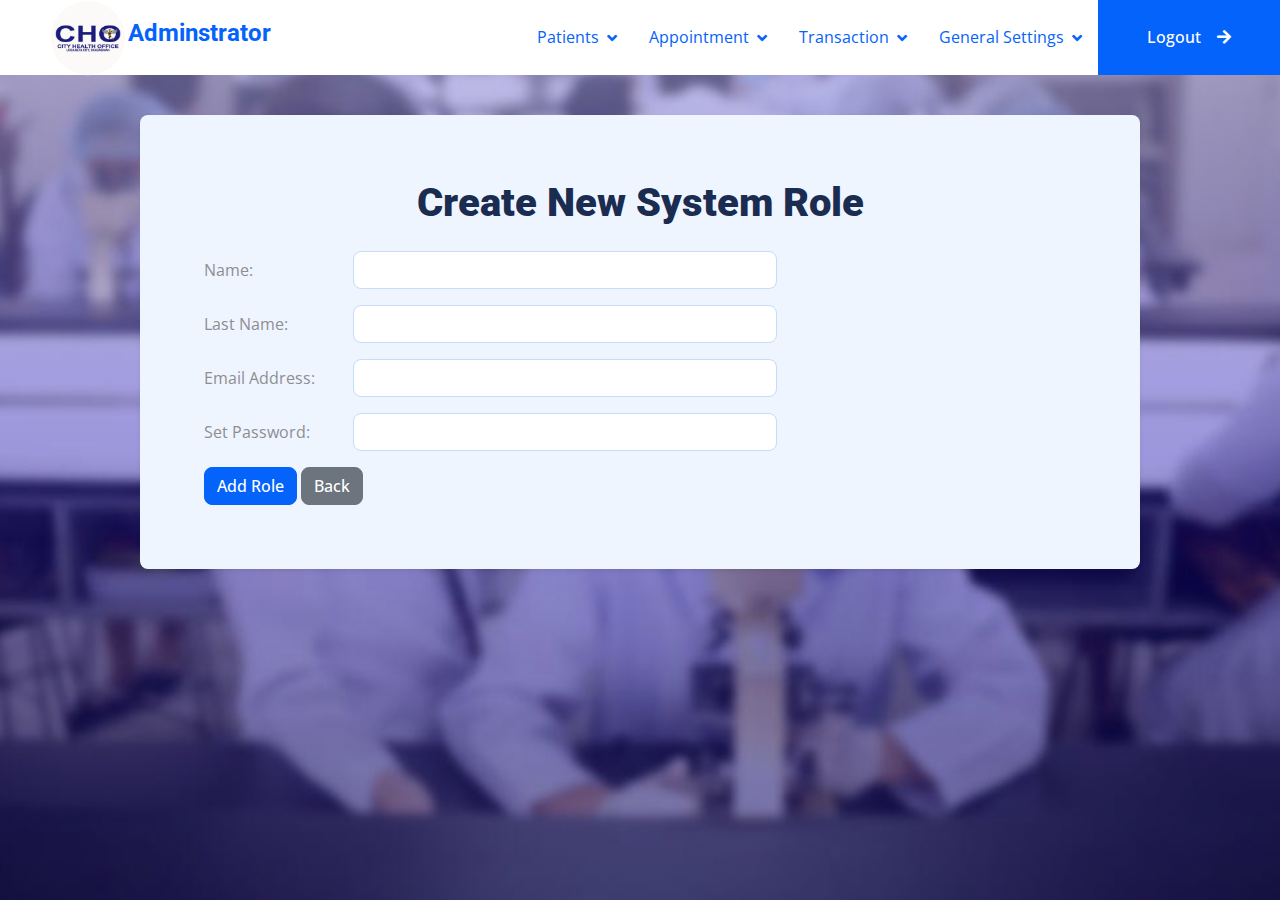
<file: admin-addsysform.html>
<!DOCTYPE html>
<html lang="en">

<head>
    <meta charset="utf-8">
    <title>Admin | Urdaneta CHO</title>
    <meta content="width=device-width, initial-scale=1.0" name="viewport">
    <meta content="" name="keywords">
    <meta content="" name="description">

    <link href="img/CHO.png" rel="icon">
    <link rel="preconnect" href="https://fonts.googleapis.com">
    <link rel="preconnect" href="https://fonts.gstatic.com" crossorigin>
    <link href="https://fonts.googleapis.com/css2?family=Open+Sans:wght@400;500&family=Roboto:wght@500;700;900&display=swap" rel="stylesheet"> 
    <link href="https://cdnjs.cloudflare.com/ajax/libs/font-awesome/5.10.0/css/all.min.css" rel="stylesheet">
    <link href="https://cdn.jsdelivr.net/npm/bootstrap-icons@1.4.1/font/bootstrap-icons.css" rel="stylesheet">
    <link href="css/bootstrap.min.css" rel="stylesheet">
    <link href="css/style.css" rel="stylesheet">
<style>
    body {

        background: linear-gradient(to top, rgba(0, 0, 0, 0.3), rgba(0, 0, 0, 0), rgba(250, 250, 250, 0.4)), url("img/bg-blue.jpg");
        background-attachment: fixed;
        background-position: center;
        background-repeat: no-repeat;
        background-size: cover;
    }
</style>
</head>

<body>
    <!-- Navbar Start -->

    <nav class="navbar navbar-expand-lg bg-white navbar-light sticky-top p-0 wow fadeIn" data-wow-delay="0.1s">
      <a href="#" class="navbar-brand d-flex align-items-center px-4 px-lg-5">
          <div class="d-flex justify-content-center"><img src="img/CHO.png" alt="" height="80"></div>
          <h4 class="blankquote text-primary"></i>Adminstrator</h4>
      </a>
      <button type="button" class="navbar-toggler me-4" data-bs-toggle="collapse" data-bs-target="#navbarCollapse">
          <span class="navbar-toggler-icon"></span>
      </button>
      <div class="collapse navbar-collapse" id="navbarCollapse">
          <div class="navbar-nav ms-auto p-4 p-lg-0">
              </div>
              <div class="nav-item dropdown">
                <a href="#" class="nav-link dropdown-toggle" data-bs-toggle="dropdown">Patients</a>
                <div class="dropdown-menu rounded-0 rounded-bottom m-0">
                    <a href="admin-medrec.html" class="dropdown-item">Medical Records</a>
                    <a href="admin-prescription.html" class="dropdown-item">Prescription Records</a>
                </div>
    </div>
               
              <div class="nav-item dropdown">
                <a href="#" class="nav-link dropdown-toggle" data-bs-toggle="dropdown">Appointment</a>
                <div class="dropdown-menu rounded-0 rounded-bottom m-0">
                    <a href="admin-medapp.html" class="dropdown-item">Medical</a>
                    <a href="admin-nonmedapp.html" class="dropdown-item">Non-Medical</a>
                </div>
    </div>

                <div class="nav-item dropdown">
                  <a href="#" class="nav-link dropdown-toggle" data-bs-toggle="dropdown">Transaction</a>
                  <div class="dropdown-menu rounded-0 rounded-bottom m-0">
                      <a href="admin-status.html" class="dropdown-item">Transaction Status</a>
                      <a href="admin-payhistory.html" class="dropdown-item">Payment History</a>
                  </div>
          </div>


  
              <div class="nav-item dropdown">
                      <a href="#" class="nav-link dropdown-toggle" data-bs-toggle="dropdown">General Settings</a>
                      <div class="dropdown-menu rounded-0 rounded-bottom m-0">
                          <a href="admin-edit-profile.html" class="dropdown-item">My Profile</a>
                          <a href="admin-sysaccount.html" class="dropdown-item">User Management</a>
                          <a href="admin-covidcases.html" class="dropdown-item">Update Covid19 Cases</a>
                          <a href="admin-news.html" class="dropdown-item">Update News</a>
                          <a href="admin-news.html" class="dropdown-item">Update Announcement</a>
                      </div>
          </div>

        
          
          <a href="index.html" class="btn btn-primary rounded-0 py-4 px-lg-5 d-none d-lg-block">Logout<i class="fa fa-arrow-right ms-3"></i></a>
      </div>
  </nav>
  <br>
  
  <!-- Navbar End -->
  
    <div class="mx-auto text-start mt-3" style="max-width: 1000px">
        <div class="card round-2 bg-light rounded p-5 border-0 p-3 mb-4 shadow-sm">
            <div class="card-body " style="max-height: calc(100vh - 280px); overflow-y: auto">
                <main>

                    <h2 class="display-6 text-center mb-4">Create New System Role</h2>
                
                    <!-- CONTENT HERE -->
                        <form action="#" method="post" id="profileform">
                    <div class="mb-3 row">
                      <label for="fn" class="col-md-3 col-lg-2 col-form-label">Name:</label>
                      <div class="col-md-8 col-lg-6">
                        <input type="text" class="form-control" id="fn" name="fn" value="" required>
                      </div>
                    </div>

                    <div class="mb-3 row">
                        <label for="ln" class="col-md-3 col-lg-2 col-form-label">Last Name:</label>
                        <div class="col-md-8 col-lg-6">
                          <input type="text" class="form-control" id="ln" name="ln" value="" required>
                        </div>
                      </div>
                    <div class="mb-3 row">
                      <label for="uemail" class="col-md-3 col-lg-2 col-form-label">Email Address:</label>
                      <div class="col-md-8 col-lg-6">
                        <input type="text" class="form-control" id="uemail" name="uemail" value="">
                        <input type="hidden" name="email" id="email" value="">
                      </div>
                    </div>

                    <div class="mb-3 row">
                        <label for="fn" class="col-md-3 col-lg-2 col-form-label">Set Password:</label>
                        <div class="col-md-8 col-lg-6">
                          <input type="text" class="form-control" id="fn" name="fn" value="">
                        </div>
                      </div>
                    <a href="admin-add.html" class="btn btn-primary" name="submit"> Add Role </a>
                    <a href="admin-sysaccount.html" class="btn btn-secondary noprint">Back</a>
                    </form>
                  </main>

    <script src="js/main.js"></script>
    <script src="https://cdn.jsdelivr.net/npm/bootstrap@5.0.0/dist/js/bootstrap.bundle.min.js"></script>
</body>
</body>
</html>
</file>
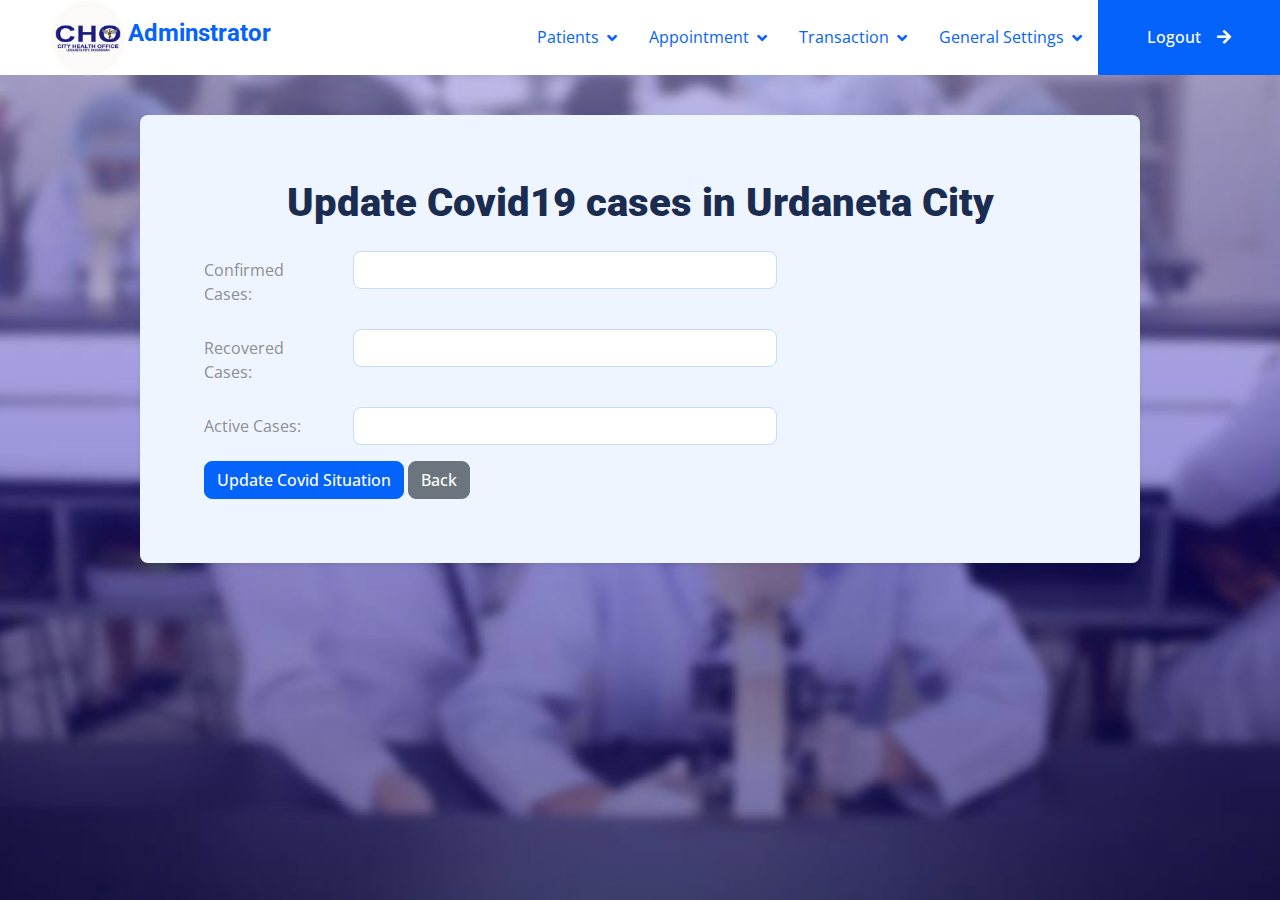
<file: admin-covidcases.html>
<!DOCTYPE html>
<html lang="en">

<head>
    <meta charset="utf-8">
    <title>Admin | Urdaneta CHO</title>
    <meta content="width=device-width, initial-scale=1.0" name="viewport">
    <meta content="" name="keywords">
    <meta content="" name="description">

    <link href="img/CHO.png" rel="icon">
    <link rel="preconnect" href="https://fonts.googleapis.com">
    <link rel="preconnect" href="https://fonts.gstatic.com" crossorigin>
    <link href="https://fonts.googleapis.com/css2?family=Open+Sans:wght@400;500&family=Roboto:wght@500;700;900&display=swap" rel="stylesheet"> 
    <link href="https://cdnjs.cloudflare.com/ajax/libs/font-awesome/5.10.0/css/all.min.css" rel="stylesheet">
    <link href="https://cdn.jsdelivr.net/npm/bootstrap-icons@1.4.1/font/bootstrap-icons.css" rel="stylesheet">
    <link href="css/bootstrap.min.css" rel="stylesheet">
    <link href="css/style.css" rel="stylesheet">
<style>
    body {

        background: linear-gradient(to top, rgba(0, 0, 0, 0.3), rgba(0, 0, 0, 0), rgba(250, 250, 250, 0.4)), url("img/bg-blue.jpg");
        background-attachment: fixed;
        background-position: center;
        background-repeat: no-repeat;
        background-size: cover;
    }
</style>
</head>

<body>
      <!-- Navbar Start -->

      <nav class="navbar navbar-expand-lg bg-white navbar-light sticky-top p-0 wow fadeIn" data-wow-delay="0.1s">
        <a href="#" class="navbar-brand d-flex align-items-center px-4 px-lg-5">
            <div class="d-flex justify-content-center"><img src="img/CHO.png" alt="" height="80"></div>
            <h4 class="blankquote text-primary"></i>Adminstrator</h4>
        </a>
        <button type="button" class="navbar-toggler me-4" data-bs-toggle="collapse" data-bs-target="#navbarCollapse">
            <span class="navbar-toggler-icon"></span>
        </button>
        <div class="collapse navbar-collapse" id="navbarCollapse">
            <div class="navbar-nav ms-auto p-4 p-lg-0">
                </div>
                <div class="nav-item dropdown">
                  <a href="#" class="nav-link dropdown-toggle" data-bs-toggle="dropdown">Patients</a>
                  <div class="dropdown-menu rounded-0 rounded-bottom m-0">
                      <a href="admin-medrec.html" class="dropdown-item">Medical Records</a>
                      <a href="admin-prescription.html" class="dropdown-item">Prescription Records</a>
                  </div>
      </div>
                 
                <div class="nav-item dropdown">
                  <a href="#" class="nav-link dropdown-toggle" data-bs-toggle="dropdown">Appointment</a>
                  <div class="dropdown-menu rounded-0 rounded-bottom m-0">
                      <a href="admin-medapp.html" class="dropdown-item">Medical</a>
                      <a href="admin-nonmedapp.html" class="dropdown-item">Non-Medical</a>
                  </div>
      </div>

                  <div class="nav-item dropdown">
                    <a href="#" class="nav-link dropdown-toggle" data-bs-toggle="dropdown">Transaction</a>
                    <div class="dropdown-menu rounded-0 rounded-bottom m-0">
                        <a href="admin-status.html" class="dropdown-item">Transaction Status</a>
                        <a href="admin-payhistory.html" class="dropdown-item">Payment History</a>
                    </div>
            </div>


    
                <div class="nav-item dropdown">
                        <a href="#" class="nav-link dropdown-toggle" data-bs-toggle="dropdown">General Settings</a>
                        <div class="dropdown-menu rounded-0 rounded-bottom m-0">
                            <a href="admin-edit-profile.html" class="dropdown-item">My Profile</a>
                            <a href="admin-sysaccount.html" class="dropdown-item">User Management</a>
                            <a href="admin-covidcases.html" class="dropdown-item">Update Covid19 Cases</a>
                            <a href="admin-news.html" class="dropdown-item">Update News</a>
                            <a href="admin-news.html" class="dropdown-item">Update Announcement</a>
                        </div>
            </div>

          
            
            <a href="index.html" class="btn btn-primary rounded-0 py-4 px-lg-5 d-none d-lg-block">Logout<i class="fa fa-arrow-right ms-3"></i></a>
        </div>
    </nav>
    <br>
    
    <!-- Navbar End -->
    
  <form action="realtime.html">
    <div class="mx-auto text-start mt-3" style="max-width: 1000px">
      <div class="card round-2 bg-light rounded p-5 border-0 p-3 mb-4 shadow-sm">
          <div class="card-body " style="max-height: calc(100vh - 280px); overflow-y: auto">
              <main>

                  <h2 class="display-6 text-center mb-4">Update Covid19 cases in Urdaneta City</h2>
              
                  <!-- CONTENT HERE -->
                      <form action="#" method="post" id="profileform">
                  <div class="mb-3 row">
                    <label for="fn" class="col-md-3 col-lg-2 col-form-label">Confirmed Cases:</label>
                    <div class="col-md-8 col-lg-6">
                      <input type="text" class="form-control" id="fn" name="fn" value="" required>
                    </div>
                  </div>

                  <div class="mb-3 row">
                    <label for="fn" class="col-md-3 col-lg-2 col-form-label">Recovered Cases:</label>
                    <div class="col-md-8 col-lg-6">
                      <input type="text" class="form-control" id="fn" name="fn" value="" required>
                    </div>
                  </div>
                 
                  <div class="mb-3 row">
                    <label for="fn" class="col-md-3 col-lg-2 col-form-label">Active Cases:</label>
                    <div class="col-md-8 col-lg-6">
                      <input type="text" class="form-control" id="fn" name="fn" value="" required>
                    </div>
                  </div>

                  <button type="submit" class="btn btn-primary" name="submit"> Update Covid Situation </button>
                  <a href="administrator.html" class="btn btn-secondary noprint">Back</a>
  </form>

    <script src="js/main.js"></script>
    <script src="https://cdn.jsdelivr.net/npm/bootstrap@5.0.0/dist/js/bootstrap.bundle.min.js"></script>
</body>
</body>
</html>
</file>
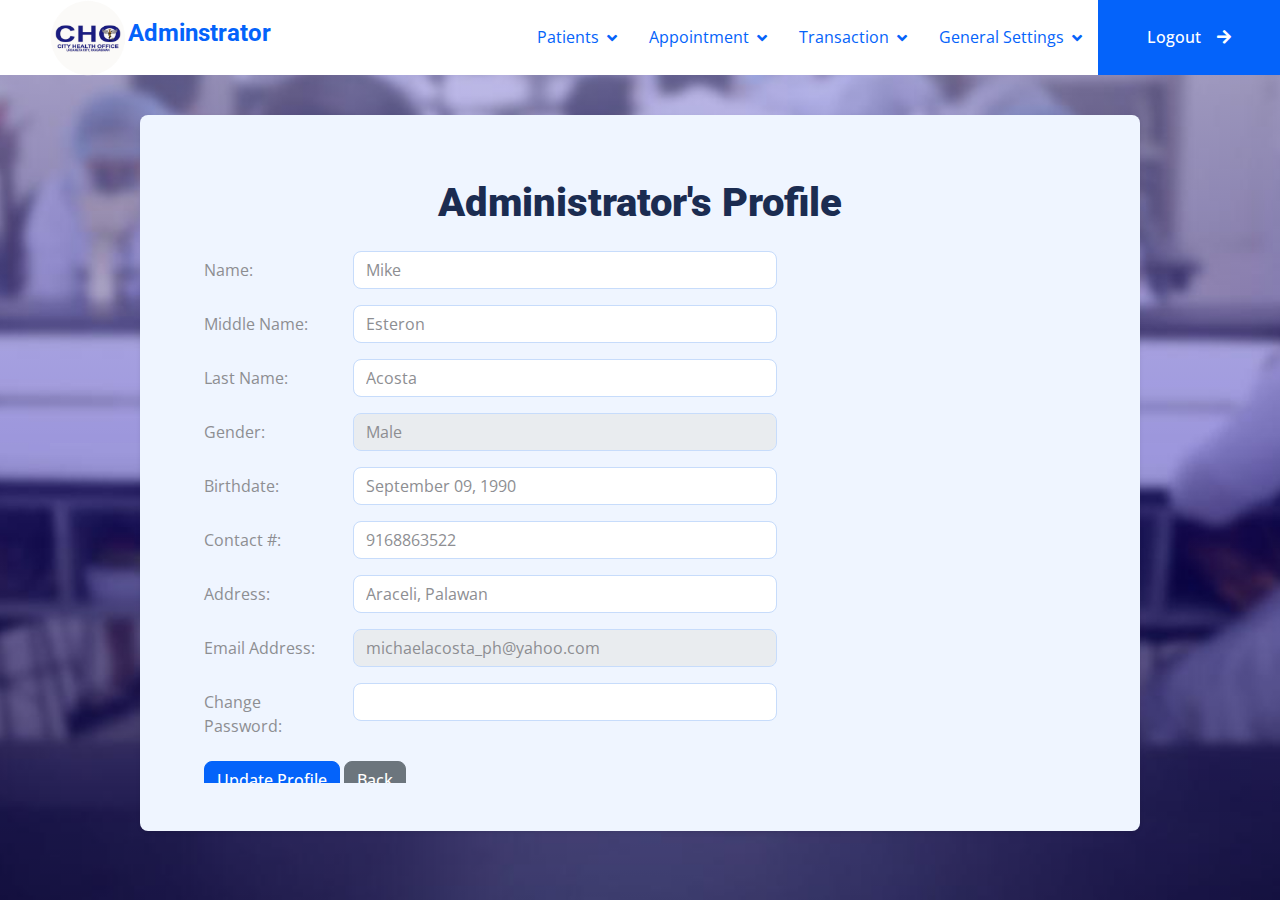
<file: admin-edit-profile.html>
<!DOCTYPE html>
<html lang="en">

<head>
    <meta charset="utf-8">
    <title>Admin | Urdaneta CHO</title>
    <meta content="width=device-width, initial-scale=1.0" name="viewport">
    <meta content="" name="keywords">
    <meta content="" name="description">

    <link href="img/CHO.png" rel="icon">
    <link rel="preconnect" href="https://fonts.googleapis.com">
    <link rel="preconnect" href="https://fonts.gstatic.com" crossorigin>
    <link href="https://fonts.googleapis.com/css2?family=Open+Sans:wght@400;500&family=Roboto:wght@500;700;900&display=swap" rel="stylesheet"> 
    <link href="https://cdnjs.cloudflare.com/ajax/libs/font-awesome/5.10.0/css/all.min.css" rel="stylesheet">
    <link href="https://cdn.jsdelivr.net/npm/bootstrap-icons@1.4.1/font/bootstrap-icons.css" rel="stylesheet">
    <link href="css/bootstrap.min.css" rel="stylesheet">
    <link href="css/style.css" rel="stylesheet">
<style>
    body {

        background: linear-gradient(to top, rgba(0, 0, 0, 0.3), rgba(0, 0, 0, 0), rgba(250, 250, 250, 0.4)), url("img/bg-blue.jpg");
        background-attachment: fixed;
        background-position: center;
        background-repeat: no-repeat;
        background-size: cover;
    }
</style>
</head>

<body>
  <!-- Navbar Start -->

  <nav class="navbar navbar-expand-lg bg-white navbar-light sticky-top p-0 wow fadeIn" data-wow-delay="0.1s">
    <a href="#" class="navbar-brand d-flex align-items-center px-4 px-lg-5">
        <div class="d-flex justify-content-center"><img src="img/CHO.png" alt="" height="80"></div>
        <h4 class="blankquote text-primary"></i>Adminstrator</h4>
    </a>
    <button type="button" class="navbar-toggler me-4" data-bs-toggle="collapse" data-bs-target="#navbarCollapse">
        <span class="navbar-toggler-icon"></span>
    </button>
    <div class="collapse navbar-collapse" id="navbarCollapse">
        <div class="navbar-nav ms-auto p-4 p-lg-0">
            </div>
            <div class="nav-item dropdown">
              <a href="#" class="nav-link dropdown-toggle" data-bs-toggle="dropdown">Patients</a>
              <div class="dropdown-menu rounded-0 rounded-bottom m-0">
                  <a href="admin-medrec.html" class="dropdown-item">Medical Records</a>
                  <a href="admin-prescription.html" class="dropdown-item">Prescription Records</a>
              </div>
  </div>
             
            <div class="nav-item dropdown">
              <a href="#" class="nav-link dropdown-toggle" data-bs-toggle="dropdown">Appointment</a>
              <div class="dropdown-menu rounded-0 rounded-bottom m-0">
                  <a href="admin-medapp.html" class="dropdown-item">Medical</a>
                  <a href="admin-nonmedapp.html" class="dropdown-item">Non-Medical</a>
              </div>
  </div>

              <div class="nav-item dropdown">
                <a href="#" class="nav-link dropdown-toggle" data-bs-toggle="dropdown">Transaction</a>
                <div class="dropdown-menu rounded-0 rounded-bottom m-0">
                    <a href="admin-status.html" class="dropdown-item">Transaction Status</a>
                    <a href="admin-payhistory.html" class="dropdown-item">Payment History</a>
                </div>
        </div>



            <div class="nav-item dropdown">
                    <a href="#" class="nav-link dropdown-toggle" data-bs-toggle="dropdown">General Settings</a>
                    <div class="dropdown-menu rounded-0 rounded-bottom m-0">
                        <a href="admin-edit-profile.html" class="dropdown-item">My Profile</a>
                        <a href="admin-sysaccount.html" class="dropdown-item">User Management</a>
                        <a href="admin-covidcases.html" class="dropdown-item">Update Covid19 Cases</a>
                        <a href="admin-news.html" class="dropdown-item">Update News</a>
                        <a href="admin-news.html" class="dropdown-item">Update Announcement</a>
                    </div>
        </div>

      
        
        <a href="index.html" class="btn btn-primary rounded-0 py-4 px-lg-5 d-none d-lg-block">Logout<i class="fa fa-arrow-right ms-3"></i></a>
    </div>
</nav>
<br>

<!-- Navbar End -->

    <div class="mx-auto text-start mt-3" style="max-width: 1000px">
        <div class="card round-2 bg-light rounded p-5 border-0 p-3 mb-4 shadow-sm">
            <div class="card-body " style="max-height: calc(100vh - 280px); overflow-y: auto">
                <main>

                    <h2 class="display-6 text-center mb-4">Administrator's Profile</h2>
                
                    <!-- CONTENT HERE -->
                        <form action="#" method="post" id="profileform">
                    <div class="mb-3 row">
                      <label for="fn" class="col-md-3 col-lg-2 col-form-label">Name:</label>
                      <div class="col-md-8 col-lg-6">
                        <input type="text" class="form-control" id="fn" name="fn" value="Mike" required>
                      </div>
                    </div>
                    <div class="mb-3 row">
                      <label for="ln" class="col-md-3 col-lg-2 col-form-label">Middle Name:</label>
                      <div class="col-md-8 col-lg-6">
                        <input type="text" class="form-control" id="ln" name="ln" value="Esteron" required>
                      </div>
                    </div>

                    <div class="mb-3 row">
                        <label for="ln" class="col-md-3 col-lg-2 col-form-label">Last Name:</label>
                        <div class="col-md-8 col-lg-6">
                          <input type="text" class="form-control" id="ln" name="ln" value="Acosta" required>
                        </div>
                      </div>

                      <div class="mb-3 row">
                        <label for="ln" class="col-md-3 col-lg-2 col-form-label">Gender:</label>
                        <div class="col-md-8 col-lg-6">
                          <input type="text" class="form-control" id="ln" name="ln" value="Male" disabled readonly>
                        </div>
                      </div>

                      <div class="mb-3 row">
                        <label for="ln" class="col-md-3 col-lg-2 col-form-label">Birthdate:</label>
                        <div class="col-md-8 col-lg-6">
                          <input type="text" class="form-control" id="ln" name="ln" value="September 09, 1990" required>
                        </div>
                      </div>

                      <div class="mb-3 row">
                        <label for="mnum" class="col-md-3 col-lg-2 col-form-label">Contact #:</label>
                        <div class="col-md-8 col-lg-6">
                          <input type="tel" class="form-control" placeholder="09XXXXXXXXX" pattern="[0-9]{11}" id="mnum" name="mnum" value="9168863522" required>
                        </div>
                      </div>

                      <div class="mb-3 row">
                        <label for="fn" class="col-md-3 col-lg-2 col-form-label">Address:</label>
                        <div class="col-md-8 col-lg-6">
                          <input type="text" class="form-control" id="fn" name="fn" value="Araceli, Palawan" required>
                        </div>
                      </div>

                    <div class="mb-3 row">
                      <label for="uemail" class="col-md-3 col-lg-2 col-form-label">Email Address:</label>
                      <div class="col-md-8 col-lg-6">
                        <input type="text" class="form-control" id="uemail" name="uemail" value="michaelacosta_ph@yahoo.com" disabled readonly>
                        <input type="hidden" name="email" id="email" value="michaelacosta_ph@yahoo.com">
                      </div>
                    </div>

                    <div class="mb-3 row">
                        <label for="fn" class="col-md-3 col-lg-2 col-form-label">Change Password:</label>
                        <div class="col-md-8 col-lg-6">
                          <input type="text" class="form-control" id="fn" name="fn" value="">
                        </div>
                      </div>
                    <button type="submit" class="btn btn-primary" name="submit"> Update Profile </button>
                    <a href="administrator.html" class="btn btn-secondary noprint">Back</a>
                    </form>
                  </main>

    <script src="js/main.js"></script>
    <script src="https://cdn.jsdelivr.net/npm/bootstrap@5.0.0/dist/js/bootstrap.bundle.min.js"></script>
</body>
</body>
</html>
</file>
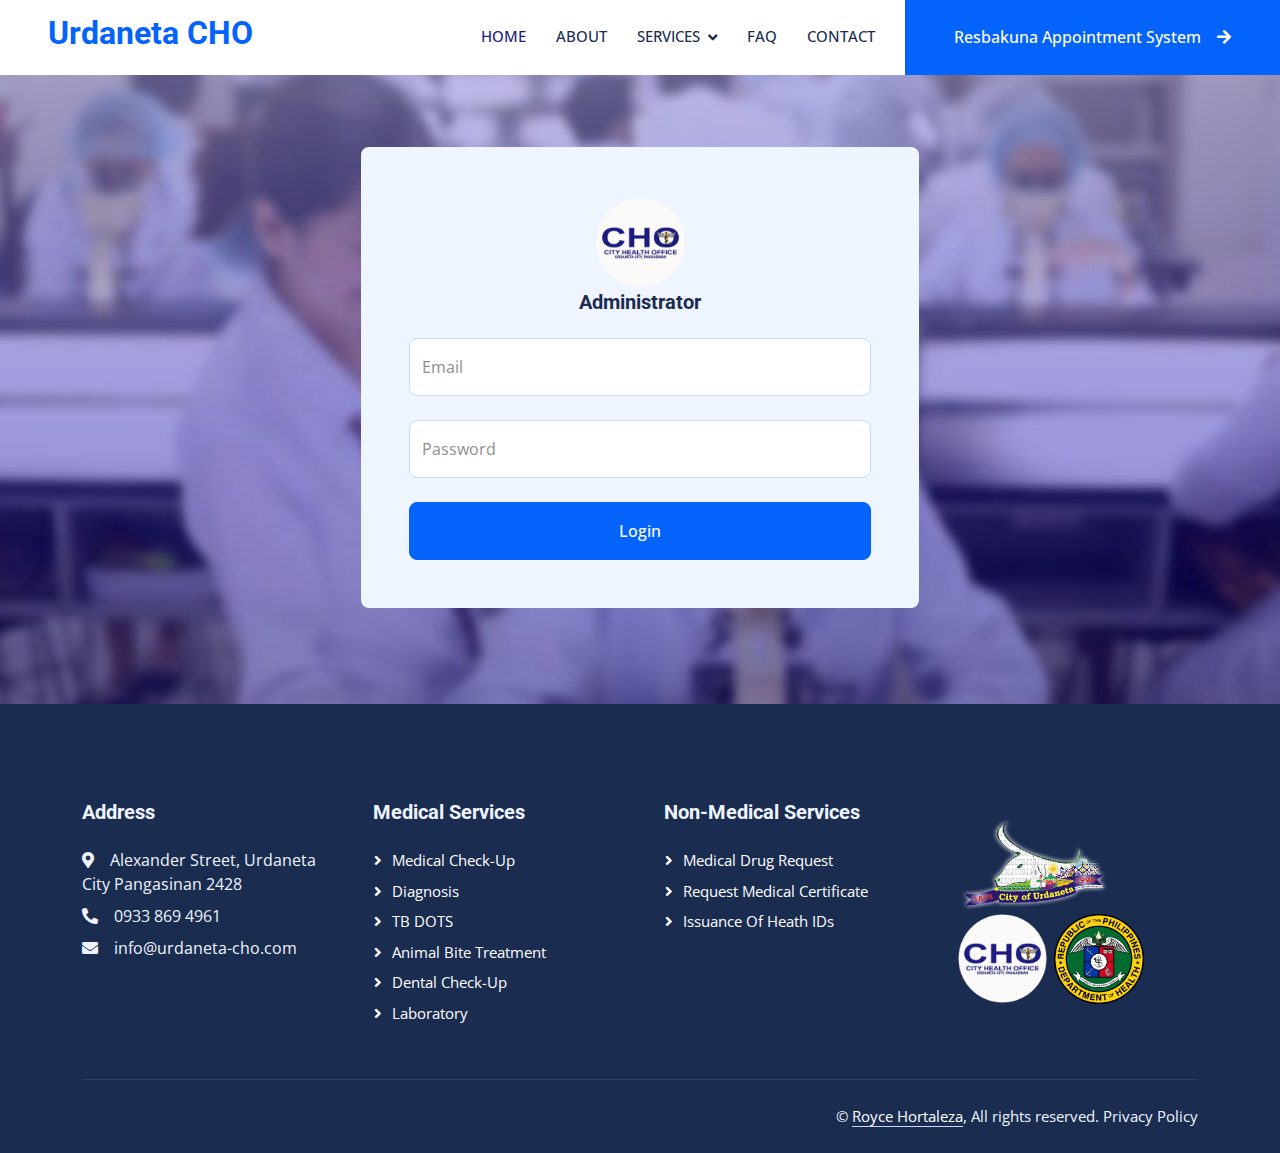
<file: admin-login.html>
<!DOCTYPE html>
<html lang="en">

<head>
    <meta charset="utf-8">
    <title>Urdaneta CHO</title>
    <meta content="width=device-width, initial-scale=1.0" name="viewport">
    <meta content="" name="keywords">
    <meta content="" name="description">

    <link href="img/CHO.png" rel="icon">
    <link rel="preconnect" href="https://fonts.googleapis.com">
    <link rel="preconnect" href="https://fonts.gstatic.com" crossorigin>
    <link href="https://fonts.googleapis.com/css2?family=Open+Sans:wght@400;500&family=Roboto:wght@500;700;900&display=swap" rel="stylesheet"> 
    <link href="https://cdnjs.cloudflare.com/ajax/libs/font-awesome/5.10.0/css/all.min.css" rel="stylesheet">
    <link href="https://cdn.jsdelivr.net/npm/bootstrap-icons@1.4.1/font/bootstrap-icons.css" rel="stylesheet">
    <link href="css/bootstrap.min.css" rel="stylesheet">
    <link href="css/style.css" rel="stylesheet">
<style>
    body {

        background: linear-gradient(to top, rgba(0, 0, 0, 0.3), rgba(0, 0, 0, 0), rgba(250, 250, 250, 0.4)), url("img/bg-blue.jpg");
        background-attachment: fixed;
        background-position: center;
        background-repeat: no-repeat;
        background-size: cover;
    }
</style>
</head>

<body>
    <!-- Navbar Start -->
  <nav class="navbar navbar-expand-lg bg-white navbar-light sticky-top p-0 wow fadeIn" data-wow-delay="0.1s">
    <a href="index.html" class="navbar-brand d-flex align-items-center px-4 px-lg-5">
        <h2 class="blankquote text-primary"></i>Urdaneta CHO</h2>
    </a>
    <button type="button" class="navbar-toggler me-4" data-bs-toggle="collapse" data-bs-target="#navbarCollapse">
        <span class="navbar-toggler-icon"></span>
    </button>
    <div class="collapse navbar-collapse" id="navbarCollapse">
        <div class="navbar-nav ms-auto p-4 p-lg-0">
            <a href="index.html" class="nav-item nav-link active">HOME</a>
            <a href="about.html" class="nav-item nav-link">ABOUT</a>
      
            <div class="nav-item dropdown">
                <a href="#" class="nav-link dropdown-toggle" data-bs-toggle="dropdown">SERVICES</a>
                <div class="dropdown-menu rounded-0 rounded-bottom m-0">
                    <a href="medical.html" class="dropdown-item">Medical Concern</a>
                    <a href="non-medical.html" class="dropdown-item">Non-Medical Concern</a>
                </div>
            </div>
            <a href="faq.html" class="nav-item nav-link">FAQ</a>
            <a href="contact.html" class="nav-item nav-link">CONTACT</a>
        </div>
        <a href="https://resbakuna.urdaneta-city.gov.ph/" class="btn btn-primary rounded-0 py-4 px-lg-5 d-none d-lg-block">Resbakuna Appointment System<i class="fa fa-arrow-right ms-3"></i></a>
    </div>
</nav>
<br>
<!-- Navbar End -->
   
 <!-- Contact Start -->
    <form action="administrator.html">
        <div class="container-xxl py-5">
            <div class="container d-flex justify-content-center">
                    <div class="col-lg-6 wow fadeIn" data-wow-delay="0.1s">
                        <div class="bg-light rounded p-5">
                            <div class="d-flex justify-content-center" a href="index.html"><img src="img/CHO.png" alt="" height="95"></div>
                            <h5 class="d-flex justify-content-center mb-4">Administrator</h5>
                            <form>
                                    <div class="col-12">
                                        <div class="form-floating">
                                            <input type="text" class="form-control" id="subject" placeholder="Subject" required="true">
                                            <label for="subject">Email</label>
                                        </div>
                                    </div>
                                    <br>
                                    <div class="col-12">
                                        <div class="form-floating">
                                            <label for="exampleInputPassword1" class="form-label">Password</label>
                                            <input type="password" class="form-control" id="exampleInputPassword1" name="password" placeholder="Password" required="true">
                                        </div>
                                        <div class="form-group text-right">
                                         
                                        </div>
                                    </div>
                                    <br>
                                    <div class="col-12">
                                        <button class="btn btn-primary w-100 py-3" type="submit">Login</button>
                                    </div>
                                    <div class="text-center register-link">
                                      
                                    </div>
                                </div>
                            </form>
                        </div>
                    </div>
                </div>
            </div>
        </div>
    </form>
<!-- Contact End -->

    <!-- Footer Start -->
    <div class="container-fluid bg-dark text-light footer mt-5 pt-5 wow fadeIn" data-wow-delay="0.1s">
        <div class="container py-5">
            <div class="row g-5">
                <div class="col-lg-3 col-md-6">
                    <h5 class="text-light mb-4">Address</h5>
                    <p class="mb-2"><i class="fa fa-map-marker-alt me-3"></i>Alexander Street, Urdaneta City Pangasinan 2428</p>
                    <p class="mb-2"><i class="fa fa-phone-alt me-3"></i>0933 869 4961</p>
                    <p class="mb-2"><i class="fa fa-envelope me-3"></i>info@urdaneta-cho.com</p>
                    <div class="d-flex pt-2">

                    </div>
                </div>
                <div class="col-lg-3 col-md-6">
                    <h5 class="text-light mb-4">Medical Services</h5>
                    <a class="btn btn-link text-white" href="">Medical Check-up</a>
                    <a class="btn btn-link text-white" href="">Diagnosis</a>
                    <a class="btn btn-link text-white" href="">TB DOTS</a>
                    <a class="btn btn-link text-white" href="">Animal Bite Treatment</a>
                    <a class="btn btn-link text-white" href="">Dental Check-up</a>
                    <a class="btn btn-link text-white" href="">Laboratory</a>
                </div>
                <div class="col-lg-3 col-md-6">
                    <h5 class="text-light mb-4">Non-Medical Services</h5>
                    <a class="btn btn-link text-white" href="">Medical Drug Request</a>
                    <a class="btn btn-link text-white" href="">Request Medical Certificate</a>
                    <a class="btn btn-link text-white" href="">Issuance of Heath IDs</a>
                </div>
                <div class="col-lg-3 col-md-6">
                    <div class="py-3 d-flex justify-content-center mx-auto">
                        <div>
                            <a href="https://urdaneta-city.gov.ph/"><img src="img/urd.png" alt="" height="95"></a>
                            <a href="index.html"><img src="img/CHO.png" alt="" height="95"></a>
                            <a href="https://doh.gov.ph/"><img src="img/doh.png" alt="" height="90"></a>
                        </div>
                    </div>
                </div>
            </div>
        </div>
        <div class="container">
            <div class="copyright">
                <div class="row">
                    <div class="col-md-6 text-center text-md-start mb-3 mb-md-0">
                    </div>
                    <div class="col-md-6 text-center text-md-end">
                        &copy; <a class="border-bottom text-white" href="https://roycehortaleza.me/">Royce Hortaleza</a>, All rights reserved. Privacy Policy
                    </div>
                </div>
            </div>
        </div>
    </div>
    <!-- Footer End -->

    <script src="js/main.js"></script>
    <script src="https://cdn.jsdelivr.net/npm/bootstrap@5.0.0/dist/js/bootstrap.bundle.min.js"></script>
</body>
</body>
</html>
</file>
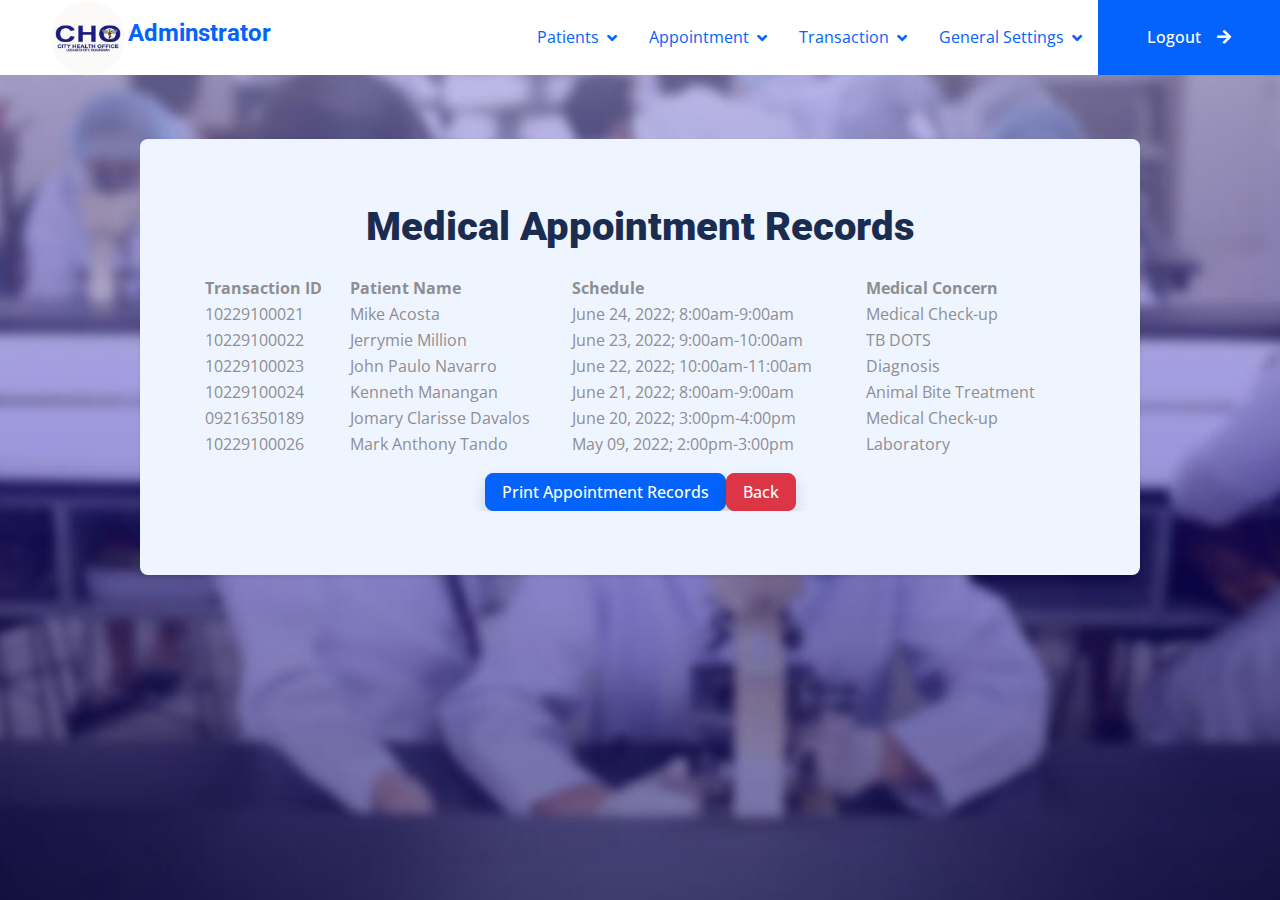
<file: admin-medapp.html>
<!DOCTYPE html>
<html lang="en">

<head>
    <meta charset="utf-8">
    <title>Admin | Urdaneta CHO</title>
    <meta content="width=device-width, initial-scale=1.0" name="viewport">
    <meta content="" name="keywords">
    <meta content="" name="description">

    <link href="img/CHO.png" rel="icon">
    <link rel="preconnect" href="https://fonts.googleapis.com">
    <link rel="preconnect" href="https://fonts.gstatic.com" crossorigin>
    <link href="https://fonts.googleapis.com/css2?family=Open+Sans:wght@400;500&family=Roboto:wght@500;700;900&display=swap" rel="stylesheet"> 
    <link href="https://cdnjs.cloudflare.com/ajax/libs/font-awesome/5.10.0/css/all.min.css" rel="stylesheet">
    <link href="https://cdn.jsdelivr.net/npm/bootstrap-icons@1.4.1/font/bootstrap-icons.css" rel="stylesheet">
    <link href="css/bootstrap.min.css" rel="stylesheet">
    <link href="css/style.css" rel="stylesheet">
<style>
    body {

        background: linear-gradient(to top, rgba(0, 0, 0, 0.3), rgba(0, 0, 0, 0), rgba(250, 250, 250, 0.4)), url("img/bg-blue.jpg");
        background-attachment: fixed;
        background-position: center;
        background-repeat: no-repeat;
        background-size: cover;
    }

    @media only screen and (max-width:800px) {
            #no-more-tables tbody,
            #no-more-tables tr,
            #no-more-tables td {
                display: block;
            }
            #no-more-tables thead tr {
                position: absolute;
                top: -9999px;
                left: -9999px;
            }
            #no-more-tables td {
                position: relative;
                padding-left: 50%;
                border: none;
                border-bottom: 1px solid #eee;
            }
            #no-more-tables td:before {
                content: attr(data-title);
                position: absolute;
                left: 6px;
                font-weight: bold;
            }
            #no-more-tables tr {
                border-bottom: 1px solid #ccc;
            }
        }
</style>
</head>

<body>
     <!-- Navbar Start -->

     <nav class="navbar navbar-expand-lg bg-white navbar-light sticky-top p-0 wow fadeIn" data-wow-delay="0.1s">
        <a href="#" class="navbar-brand d-flex align-items-center px-4 px-lg-5">
            <div class="d-flex justify-content-center"><img src="img/CHO.png" alt="" height="80"></div>
            <h4 class="blankquote text-primary"></i>Adminstrator</h4>
        </a>
        <button type="button" class="navbar-toggler me-4" data-bs-toggle="collapse" data-bs-target="#navbarCollapse">
            <span class="navbar-toggler-icon"></span>
        </button>
        <div class="collapse navbar-collapse" id="navbarCollapse">
            <div class="navbar-nav ms-auto p-4 p-lg-0">
                </div>
                <div class="nav-item dropdown">
                  <a href="#" class="nav-link dropdown-toggle" data-bs-toggle="dropdown">Patients</a>
                  <div class="dropdown-menu rounded-0 rounded-bottom m-0">
                      <a href="admin-medrec.html" class="dropdown-item">Medical Records</a>
                      <a href="admin-prescription.html" class="dropdown-item">Prescription Records</a>
                  </div>
      </div>
                 
                <div class="nav-item dropdown">
                  <a href="#" class="nav-link dropdown-toggle" data-bs-toggle="dropdown">Appointment</a>
                  <div class="dropdown-menu rounded-0 rounded-bottom m-0">
                      <a href="admin-medapp.html" class="dropdown-item">Medical</a>
                      <a href="admin-nonmedapp.html" class="dropdown-item">Non-Medical</a>
                  </div>
      </div>

                  <div class="nav-item dropdown">
                    <a href="#" class="nav-link dropdown-toggle" data-bs-toggle="dropdown">Transaction</a>
                    <div class="dropdown-menu rounded-0 rounded-bottom m-0">
                        <a href="admin-status.html" class="dropdown-item">Transaction Status</a>
                        <a href="admin-payhistory.html" class="dropdown-item">Payment History</a>
                    </div>
            </div>


    
                <div class="nav-item dropdown">
                        <a href="#" class="nav-link dropdown-toggle" data-bs-toggle="dropdown">General Settings</a>
                        <div class="dropdown-menu rounded-0 rounded-bottom m-0">
                            <a href="admin-edit-profile.html" class="dropdown-item">My Profile</a>
                            <a href="admin-sysaccount.html" class="dropdown-item">User Management</a>
                            <a href="admin-covidcases.html" class="dropdown-item">Update Covid19 Cases</a>
                            <a href="admin-news.html" class="dropdown-item">Update News</a>
                            <a href="admin-news.html" class="dropdown-item">Update Announcement</a>
                        </div>
            </div>

          
            
            <a href="index.html" class="btn btn-primary rounded-0 py-4 px-lg-5 d-none d-lg-block">Logout<i class="fa fa-arrow-right ms-3"></i></a>
        </div>
    </nav>
    <br>
    
    <!-- Navbar End -->
    <br>

    <form action="Mock up pdf- Printable Appointment Slip/appointment_records.pdf">
    <div class="mx-auto text-start mt-3" style="max-width: 1000px">
        <div class="card round-2 bg-light rounded p-5 border-0 p-3 mb-4 shadow-sm">
            <div class="card-body " style="max-height: calc(100vh - 280px); overflow-y: auto">
                <h2 class="display-6 text-center mb-4">Medical Appointment Records</h2>

                <div class="table-responsive">
                  <table id="list" class="display" style="width:100%">
                    <thead>
                      <tr>
                        <th >Transaction ID</th>
                        <th >Patient Name</th>
                        <th >Schedule</th>
                        <th >Medical Concern</th>
                      </tr>
                    </thead>
                    <tbody>
                        <tr><td>10229100021</td><td>Mike Acosta</td><td> June 24, 2022; 8:00am-9:00am</td><td>Medical Check-up</td><td>
                        
                            <tr><td>10229100022</td><td>Jerrymie Million</td><td> June 23, 2022; 9:00am-10:00am</td><td>TB DOTS</td><td>
                                
                                <tr><td>10229100023</td><td>John Paulo Navarro</td><td> June 22, 2022; 10:00am-11:00am</td><td>Diagnosis</td><td>
                                    
                                    <tr><td>10229100024</td><td>Kenneth Manangan</td><td> June 21, 2022; 8:00am-9:00am</td><td>Animal Bite Treatment</td><td>
        
                                        
                                        <tr><td>09216350189
                                        </td><td>Jomary Clarisse Davalos</td><td> June 20, 2022; 3:00pm-4:00pm</td><td>Medical Check-up</td><td>

                                            <tr><td>10229100026</td><td>Mark Anthony Tando</td><td>  May 09, 2022; 2:00pm-3:00pm</td><td>Laboratory</td><td>
                        
                        </table>
                 
            <div class="text-end mt-3 d-flex justify-content-center">
                <button type="submit" a href="administrator.html" class="btn btn-primary shadow px-3 " onclick="return confirm('Would you like to print Medical Appointment Records?');"  >Print Appointment Records</button> <br> <button type="submit" a href="administrator.html" class="btn btn-danger shadow px-3">Back</button>
            </div>
    </form>

    <script src="js/main.js"></script>
    <script src="https://cdn.jsdelivr.net/npm/bootstrap@5.0.0/dist/js/bootstrap.bundle.min.js"></script>
    <script>
        $(document).ready(function() {
            $('#list').DataTable();
        } );
      </script>
</body>
</body>
</html>
</file>
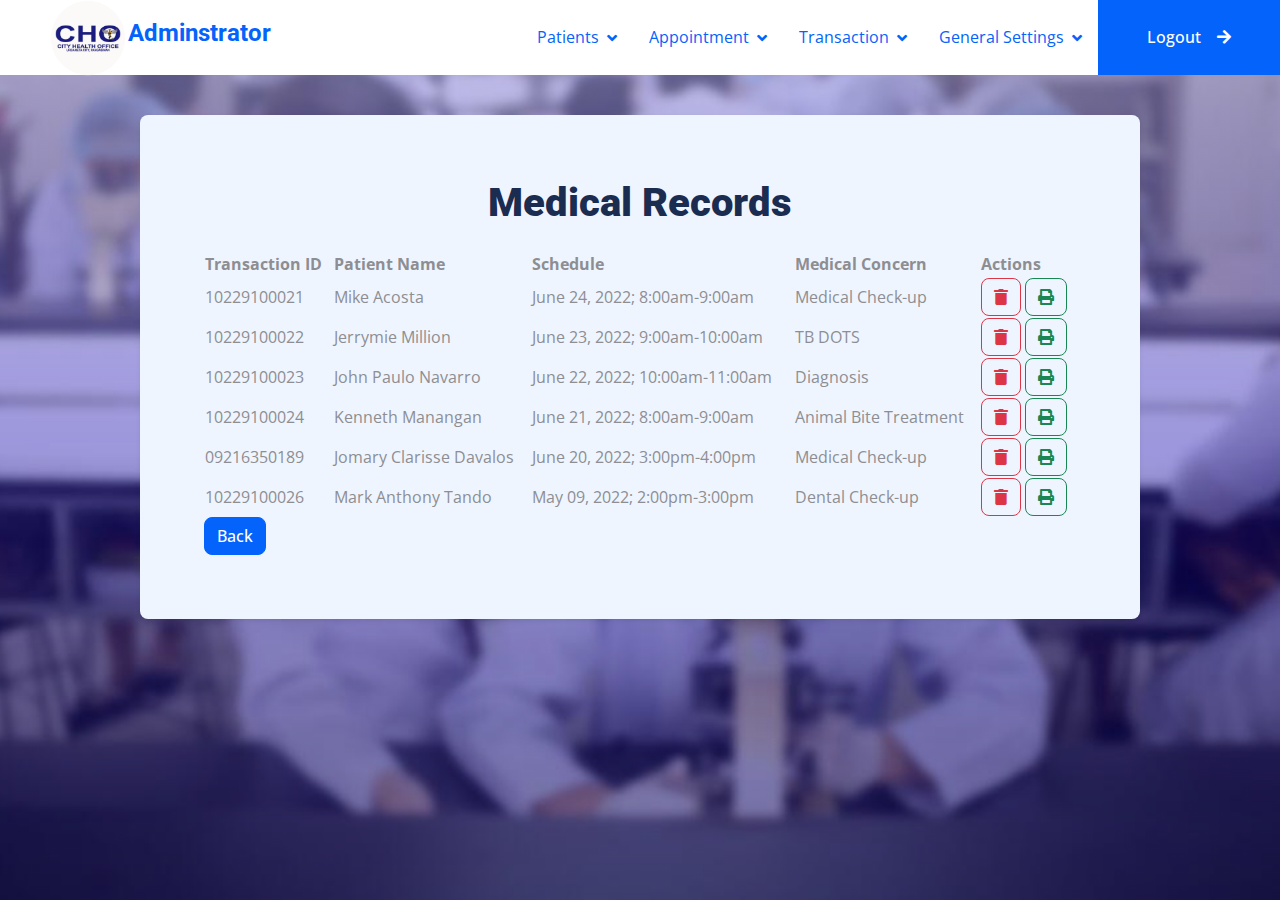
<file: admin-medrec.html>
<!DOCTYPE html>
<html lang="en">

<head>
    <meta charset="utf-8">
    <title>Admin | Urdaneta CHO</title>
    <meta content="width=device-width, initial-scale=1.0" name="viewport">
    <meta content="" name="keywords">
    <meta content="" name="description">

    <link href="img/CHO.png" rel="icon">
    <link rel="preconnect" href="https://fonts.googleapis.com">
    <link rel="preconnect" href="https://fonts.gstatic.com" crossorigin>
    <link href="https://fonts.googleapis.com/css2?family=Open+Sans:wght@400;500&family=Roboto:wght@500;700;900&display=swap" rel="stylesheet"> 
    <link href="https://cdnjs.cloudflare.com/ajax/libs/font-awesome/5.10.0/css/all.min.css" rel="stylesheet">
    <link href="https://cdn.jsdelivr.net/npm/bootstrap-icons@1.4.1/font/bootstrap-icons.css" rel="stylesheet">
    <link href="css/bootstrap.min.css" rel="stylesheet">
    <link href="css/style.css" rel="stylesheet">
<style>
    body {

        background: linear-gradient(to top, rgba(0, 0, 0, 0.3), rgba(0, 0, 0, 0), rgba(250, 250, 250, 0.4)), url("img/bg-blue.jpg");
        background-attachment: fixed;
        background-position: center;
        background-repeat: no-repeat;
        background-size: cover;
    }

    @media only screen and (max-width:800px) {
            #no-more-tables tbody,
            #no-more-tables tr,
            #no-more-tables td {
                display: block;
            }
            #no-more-tables thead tr {
                position: absolute;
                top: -9999px;
                left: -9999px;
            }
            #no-more-tables td {
                position: relative;
                padding-left: 50%;
                border: none;
                border-bottom: 1px solid #eee;
            }
            #no-more-tables td:before {
                content: attr(data-title);
                position: absolute;
                left: 6px;
                font-weight: bold;
            }
            #no-more-tables tr {
                border-bottom: 1px solid #ccc;
            }
        }
</style>
</head>

<body>
  <!-- Navbar Start -->

  <nav class="navbar navbar-expand-lg bg-white navbar-light sticky-top p-0 wow fadeIn" data-wow-delay="0.1s">
    <a href="#" class="navbar-brand d-flex align-items-center px-4 px-lg-5">
        <div class="d-flex justify-content-center"><img src="img/CHO.png" alt="" height="80"></div>
        <h4 class="blankquote text-primary"></i>Adminstrator</h4>
    </a>
    <button type="button" class="navbar-toggler me-4" data-bs-toggle="collapse" data-bs-target="#navbarCollapse">
        <span class="navbar-toggler-icon"></span>
    </button>
    <div class="collapse navbar-collapse" id="navbarCollapse">
        <div class="navbar-nav ms-auto p-4 p-lg-0">
            </div>
            <div class="nav-item dropdown">
              <a href="#" class="nav-link dropdown-toggle" data-bs-toggle="dropdown">Patients</a>
              <div class="dropdown-menu rounded-0 rounded-bottom m-0">
                  <a href="admin-medrec.html" class="dropdown-item">Medical Records</a>
                  <a href="admin-prescription.html" class="dropdown-item">Prescription Records</a>
              </div>
  </div>
             
            <div class="nav-item dropdown">
              <a href="#" class="nav-link dropdown-toggle" data-bs-toggle="dropdown">Appointment</a>
              <div class="dropdown-menu rounded-0 rounded-bottom m-0">
                  <a href="admin-medapp.html" class="dropdown-item">Medical</a>
                  <a href="admin-nonmedapp.html" class="dropdown-item">Non-Medical</a>
              </div>
  </div>

              <div class="nav-item dropdown">
                <a href="#" class="nav-link dropdown-toggle" data-bs-toggle="dropdown">Transaction</a>
                <div class="dropdown-menu rounded-0 rounded-bottom m-0">
                    <a href="admin-status.html" class="dropdown-item">Transaction Status</a>
                    <a href="admin-payhistory.html" class="dropdown-item">Payment History</a>
                </div>
        </div>



            <div class="nav-item dropdown">
                    <a href="#" class="nav-link dropdown-toggle" data-bs-toggle="dropdown">General Settings</a>
                    <div class="dropdown-menu rounded-0 rounded-bottom m-0">
                        <a href="admin-edit-profile.html" class="dropdown-item">My Profile</a>
                        <a href="admin-sysaccount.html" class="dropdown-item">User Management</a>
                        <a href="admin-covidcases.html" class="dropdown-item">Update Covid19 Cases</a>
                        <a href="admin-news.html" class="dropdown-item">Update News</a>
                        <a href="admin-news.html" class="dropdown-item">Update Announcement</a>
                    </div>
        </div>

      
        
        <a href="index.html" class="btn btn-primary rounded-0 py-4 px-lg-5 d-none d-lg-block">Logout<i class="fa fa-arrow-right ms-3"></i></a>
    </div>
</nav>
<br>

<!-- Navbar End -->

    <div class="mx-auto text-start mt-3" style="max-width: 1000px">
        <div class="card round-2 bg-light rounded p-5 border-0 p-3 mb-4 shadow-sm">
            <div class="card-body " style="max-height: calc(100vh - 280px); overflow-y: auto">
                <h2 class="display-6 text-center mb-4">Medical Records</h2>

                <div class="table-responsive">
                  <table id="list" class="display" style="width:100%">
                    <thead>
                      <tr>
                        <th >Transaction ID</th>
                        <th >Patient Name</th>
                        <th >Schedule</th>
                        <th >Medical Concern</th>
                        <th >Actions</th>
                      </tr>
                    </thead>
                    <tbody>
                    <tr><td>10229100021</td><td>Mike Acosta</td><td> June 24, 2022; 8:00am-9:00am</td><td>Medical Check-up</td><td><a href="cancel.html" class='btn btn-outline-danger' onclick="return confirm('You are about to cancel your appointment. Are you sure?');"  > <i class='fas fa-trash'></i></a>
                            <a href='Mock up pdf- Printable Appointment Slip/acosta_medrec.pdf' class='btn btn-outline-success'> <i class='fas fa-print'></i></a></td></tr>
                        
                            <tr><td>10229100022</td><td>Jerrymie Million</td><td> June 23, 2022; 9:00am-10:00am</td><td>TB DOTS</td><td><a href="cancel.html" class='btn btn-outline-danger' onclick="return confirm('You are about to cancel your appointment. Are you sure?');"  > <i class='fas fa-trash'></i></a>
                                <a href='Mock up pdf- Printable Appointment Slip/acosta_medrec.pdf' class='btn btn-outline-success'> <i class='fas fa-print'></i></a></td></tr>
                                
                                <tr><td>10229100023</td><td>John Paulo Navarro</td><td> June 22, 2022; 10:00am-11:00am</td><td>Diagnosis</td><td><a href="cancel.html" class='btn btn-outline-danger' onclick="return confirm('You are about to cancel your appointment. Are you sure?');"  > <i class='fas fa-trash'></i></a>
                                    <a href='Mock up pdf- Printable Appointment Slip/acosta_medrec.pdf' class='btn btn-outline-success'> <i class='fas fa-print'></i></a></td></tr>
                                    
                                    <tr><td>10229100024</td><td>Kenneth Manangan</td><td> June 21, 2022; 8:00am-9:00am</td><td>Animal Bite Treatment</td><td><a href="cancel.html" class='btn btn-outline-danger' onclick="return confirm('You are about to cancel your appointment. Are you sure?');"  > <i class='fas fa-trash'></i></a>
                                        <a href='Mock up pdf- Printable Appointment Slip/acosta_medrec.pdf' class='btn btn-outline-success'> <i class='fas fa-print'></i></a></td></tr>
                                        
                                        <tr><td>09216350189
                                        </td><td>Jomary Clarisse Davalos</td><td> June 20, 2022; 3:00pm-4:00pm</td><td>Medical Check-up</td><td><a href="cancel.html" class='btn btn-outline-danger' onclick="return confirm('You are about to cancel your appointment. Are you sure?');"  > <i class='fas fa-trash'></i></a>
                                            <a href='Mock up pdf- Printable Appointment Slip/acosta_medrec.pdf' class='btn btn-outline-success'> <i class='fas fa-print'></i></a></td></tr> 

                                            <tr><td>10229100026</td><td>Mark Anthony Tando</td><td>  May 09, 2022; 2:00pm-3:00pm</td><td>Dental Check-up</td><td><a href="cancel.html" class='btn btn-outline-danger' onclick="return confirm('You are about to cancel your appointment. Are you sure?');"  > <i class='fas fa-trash'></i></a>
                                                <a href='Mock up pdf- Printable Appointment Slip/acosta_medrec.pdf' class='btn btn-outline-success'> <i class='fas fa-print'></i></a></td></tr> 
                        
                        </table>
                  <a href="administrator.html" class="btn btn-primary">Back</a>
                </div>
                
              </main>

    <script src="js/main.js"></script>
    <script src="https://cdn.jsdelivr.net/npm/bootstrap@5.0.0/dist/js/bootstrap.bundle.min.js"></script>
    <script>
        $(document).ready(function() {
            $('#list').DataTable();
        } );
      </script>
</body>
</body>
</html>
</file>
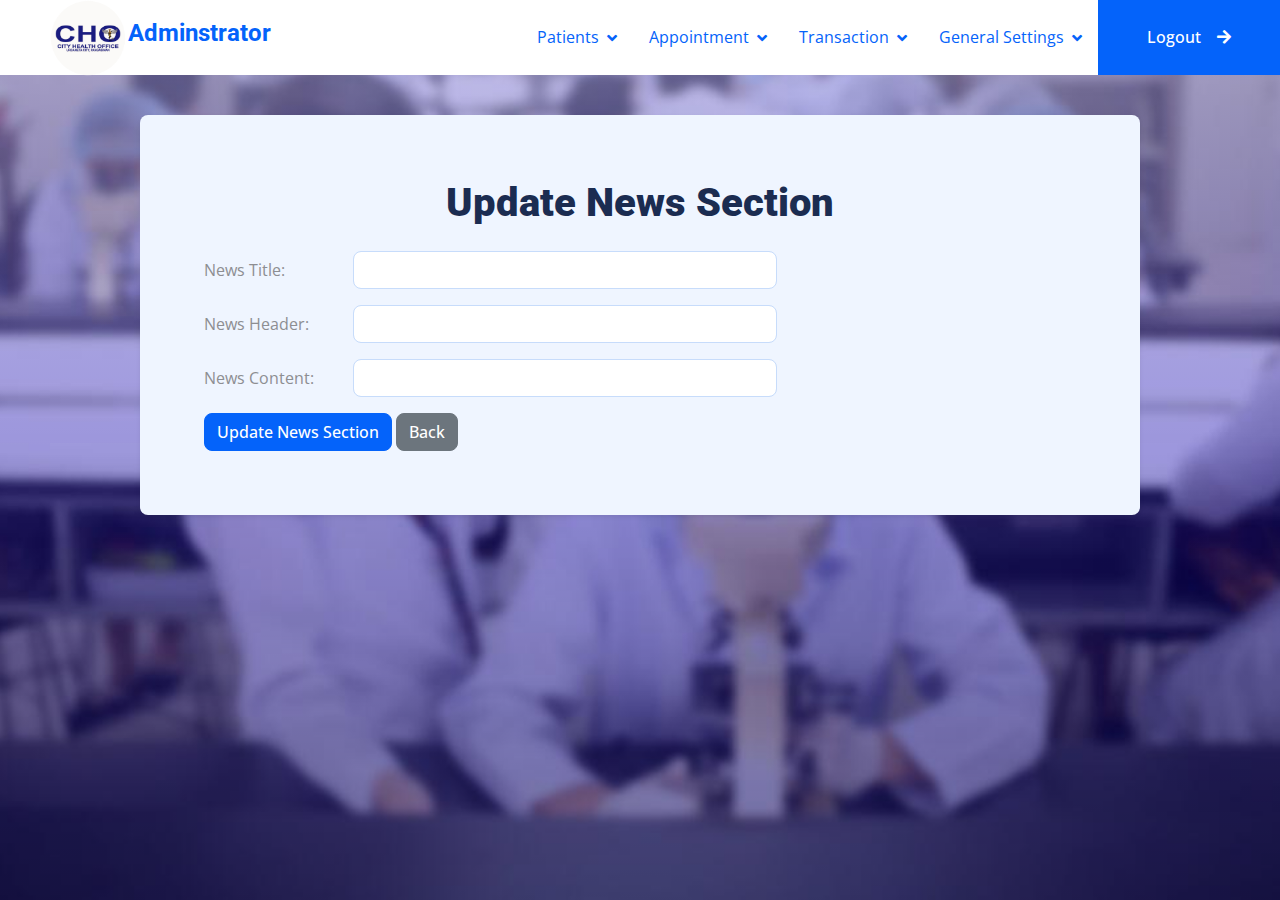
<file: admin-news.html>
<!DOCTYPE html>
<html lang="en">

<head>
    <meta charset="utf-8">
    <title>Admin | Urdaneta CHO</title>
    <meta content="width=device-width, initial-scale=1.0" name="viewport">
    <meta content="" name="keywords">
    <meta content="" name="description">

    <link href="img/CHO.png" rel="icon">
    <link rel="preconnect" href="https://fonts.googleapis.com">
    <link rel="preconnect" href="https://fonts.gstatic.com" crossorigin>
    <link href="https://fonts.googleapis.com/css2?family=Open+Sans:wght@400;500&family=Roboto:wght@500;700;900&display=swap" rel="stylesheet"> 
    <link href="https://cdnjs.cloudflare.com/ajax/libs/font-awesome/5.10.0/css/all.min.css" rel="stylesheet">
    <link href="https://cdn.jsdelivr.net/npm/bootstrap-icons@1.4.1/font/bootstrap-icons.css" rel="stylesheet">
    <link href="css/bootstrap.min.css" rel="stylesheet">
    <link href="css/style.css" rel="stylesheet">
<style>
    body {

        background: linear-gradient(to top, rgba(0, 0, 0, 0.3), rgba(0, 0, 0, 0), rgba(250, 250, 250, 0.4)), url("img/bg-blue.jpg");
        background-attachment: fixed;
        background-position: center;
        background-repeat: no-repeat;
        background-size: cover;
    }
</style>
</head>

<body>
  <!-- Navbar Start -->

  <nav class="navbar navbar-expand-lg bg-white navbar-light sticky-top p-0 wow fadeIn" data-wow-delay="0.1s">
    <a href="#" class="navbar-brand d-flex align-items-center px-4 px-lg-5">
        <div class="d-flex justify-content-center"><img src="img/CHO.png" alt="" height="80"></div>
        <h4 class="blankquote text-primary"></i>Adminstrator</h4>
    </a>
    <button type="button" class="navbar-toggler me-4" data-bs-toggle="collapse" data-bs-target="#navbarCollapse">
        <span class="navbar-toggler-icon"></span>
    </button>
    <div class="collapse navbar-collapse" id="navbarCollapse">
        <div class="navbar-nav ms-auto p-4 p-lg-0">
            </div>
            <div class="nav-item dropdown">
              <a href="#" class="nav-link dropdown-toggle" data-bs-toggle="dropdown">Patients</a>
              <div class="dropdown-menu rounded-0 rounded-bottom m-0">
                  <a href="admin-medrec.html" class="dropdown-item">Medical Records</a>
                  <a href="admin-prescription.html" class="dropdown-item">Prescription Records</a>
              </div>
  </div>
             
            <div class="nav-item dropdown">
              <a href="#" class="nav-link dropdown-toggle" data-bs-toggle="dropdown">Appointment</a>
              <div class="dropdown-menu rounded-0 rounded-bottom m-0">
                  <a href="admin-medapp.html" class="dropdown-item">Medical</a>
                  <a href="admin-nonmedapp.html" class="dropdown-item">Non-Medical</a>
              </div>
  </div>

              <div class="nav-item dropdown">
                <a href="#" class="nav-link dropdown-toggle" data-bs-toggle="dropdown">Transaction</a>
                <div class="dropdown-menu rounded-0 rounded-bottom m-0">
                    <a href="admin-status.html" class="dropdown-item">Transaction Status</a>
                    <a href="admin-payhistory.html" class="dropdown-item">Payment History</a>
                </div>
        </div>



            <div class="nav-item dropdown">
                    <a href="#" class="nav-link dropdown-toggle" data-bs-toggle="dropdown">General Settings</a>
                    <div class="dropdown-menu rounded-0 rounded-bottom m-0">
                        <a href="admin-edit-profile.html" class="dropdown-item">My Profile</a>
                        <a href="admin-sysaccount.html" class="dropdown-item">User Management</a>
                        <a href="admin-covidcases.html" class="dropdown-item">Update Covid19 Cases</a>
                        <a href="admin-news.html" class="dropdown-item">Update News</a>
                        <a href="admin-news.html" class="dropdown-item">Update Announcement</a>
                    </div>
        </div>

      
        
        <a href="index.html" class="btn btn-primary rounded-0 py-4 px-lg-5 d-none d-lg-block">Logout<i class="fa fa-arrow-right ms-3"></i></a>
    </div>
</nav>
<br>

<!-- Navbar End -->

  <form action="realtime.html">
    <div class="mx-auto text-start mt-3" style="max-width: 1000px">
      <div class="card round-2 bg-light rounded p-5 border-0 p-3 mb-4 shadow-sm">
          <div class="card-body " style="max-height: calc(100vh - 280px); overflow-y: auto">
              <main>

                  <h2 class="display-6 text-center mb-4">Update News Section</h2>
              
                  <!-- CONTENT HERE -->
                      <form action="#" method="post" id="profileform">
                  <div class="mb-3 row">
                    <label for="fn" class="col-md-3 col-lg-2 col-form-label">News Title:</label>
                    <div class="col-md-8 col-lg-6">
                      <input type="text" class="form-control" id="fn" name="fn" value="" required>
                    </div>
                  </div>

                  <div class="mb-3 row">
                    <label for="fn" class="col-md-3 col-lg-2 col-form-label">News Header:</label>
                    <div class="col-md-8 col-lg-6">
                      <input type="text" class="form-control" id="fn" name="fn" value="" required>
                    </div>
                  </div>
                 
                  <div class="mb-3 row">
                    <label for="fn" class="col-md-3 col-lg-2 col-form-label">News Content:</label>
                    <div class="col-md-8 col-lg-6">
                      <input type="text" class="form-control" id="fn" name="fn" value="" required>
                    </div>
                  </div>

                  <button type="submit" class="btn btn-primary" name="submit"> Update News Section </button>
                  <a href="administrator.html" class="btn btn-secondary noprint">Back</a>
  </form>

    <script src="js/main.js"></script>
    <script src="https://cdn.jsdelivr.net/npm/bootstrap@5.0.0/dist/js/bootstrap.bundle.min.js"></script>
</body>
</body>
</html>
</file>
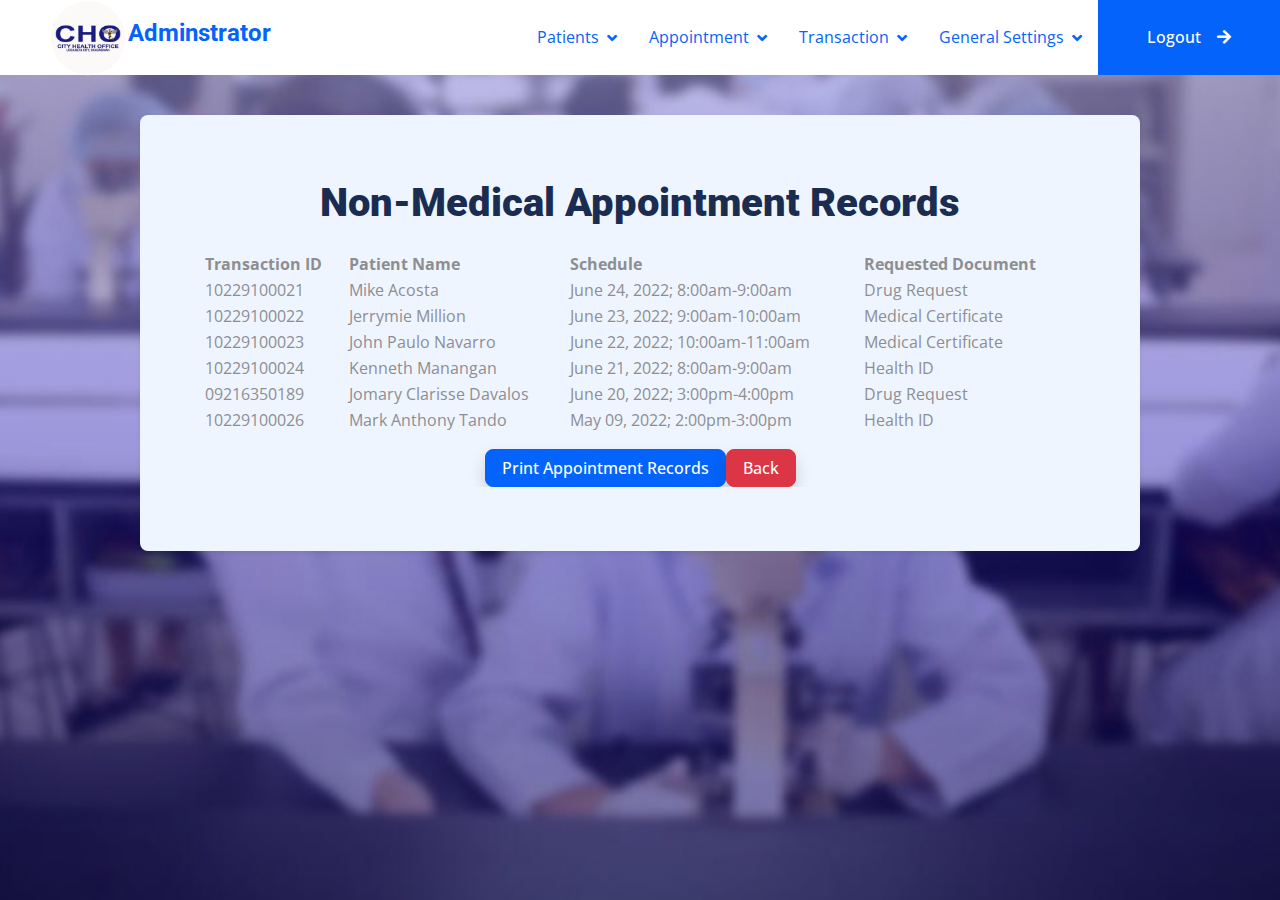
<file: admin-nonmedapp.html>
<!DOCTYPE html>
<html lang="en">

<head>
    <meta charset="utf-8">
    <title>Admin | Urdaneta CHO</title>
    <meta content="width=device-width, initial-scale=1.0" name="viewport">
    <meta content="" name="keywords">
    <meta content="" name="description">

    <link href="img/CHO.png" rel="icon">
    <link rel="preconnect" href="https://fonts.googleapis.com">
    <link rel="preconnect" href="https://fonts.gstatic.com" crossorigin>
    <link href="https://fonts.googleapis.com/css2?family=Open+Sans:wght@400;500&family=Roboto:wght@500;700;900&display=swap" rel="stylesheet"> 
    <link href="https://cdnjs.cloudflare.com/ajax/libs/font-awesome/5.10.0/css/all.min.css" rel="stylesheet">
    <link href="https://cdn.jsdelivr.net/npm/bootstrap-icons@1.4.1/font/bootstrap-icons.css" rel="stylesheet">
    <link href="css/bootstrap.min.css" rel="stylesheet">
    <link href="css/style.css" rel="stylesheet">
<style>
    body {

        background: linear-gradient(to top, rgba(0, 0, 0, 0.3), rgba(0, 0, 0, 0), rgba(250, 250, 250, 0.4)), url("img/bg-blue.jpg");
        background-attachment: fixed;
        background-position: center;
        background-repeat: no-repeat;
        background-size: cover;
    }

    @media only screen and (max-width:800px) {
            #no-more-tables tbody,
            #no-more-tables tr,
            #no-more-tables td {
                display: block;
            }
            #no-more-tables thead tr {
                position: absolute;
                top: -9999px;
                left: -9999px;
            }
            #no-more-tables td {
                position: relative;
                padding-left: 50%;
                border: none;
                border-bottom: 1px solid #eee;
            }
            #no-more-tables td:before {
                content: attr(data-title);
                position: absolute;
                left: 6px;
                font-weight: bold;
            }
            #no-more-tables tr {
                border-bottom: 1px solid #ccc;
            }
        }
</style>
</head>

<body>
      <!-- Navbar Start -->

      <nav class="navbar navbar-expand-lg bg-white navbar-light sticky-top p-0 wow fadeIn" data-wow-delay="0.1s">
        <a href="#" class="navbar-brand d-flex align-items-center px-4 px-lg-5">
            <div class="d-flex justify-content-center"><img src="img/CHO.png" alt="" height="80"></div>
            <h4 class="blankquote text-primary"></i>Adminstrator</h4>
        </a>
        <button type="button" class="navbar-toggler me-4" data-bs-toggle="collapse" data-bs-target="#navbarCollapse">
            <span class="navbar-toggler-icon"></span>
        </button>
        <div class="collapse navbar-collapse" id="navbarCollapse">
            <div class="navbar-nav ms-auto p-4 p-lg-0">
                </div>
                <div class="nav-item dropdown">
                  <a href="#" class="nav-link dropdown-toggle" data-bs-toggle="dropdown">Patients</a>
                  <div class="dropdown-menu rounded-0 rounded-bottom m-0">
                      <a href="admin-medrec.html" class="dropdown-item">Medical Records</a>
                      <a href="admin-prescription.html" class="dropdown-item">Prescription Records</a>
                  </div>
      </div>
                 
                <div class="nav-item dropdown">
                  <a href="#" class="nav-link dropdown-toggle" data-bs-toggle="dropdown">Appointment</a>
                  <div class="dropdown-menu rounded-0 rounded-bottom m-0">
                      <a href="admin-medapp.html" class="dropdown-item">Medical</a>
                      <a href="admin-nonmedapp.html" class="dropdown-item">Non-Medical</a>
                  </div>
      </div>

                  <div class="nav-item dropdown">
                    <a href="#" class="nav-link dropdown-toggle" data-bs-toggle="dropdown">Transaction</a>
                    <div class="dropdown-menu rounded-0 rounded-bottom m-0">
                        <a href="admin-status.html" class="dropdown-item">Transaction Status</a>
                        <a href="admin-payhistory.html" class="dropdown-item">Payment History</a>
                    </div>
            </div>


    
                <div class="nav-item dropdown">
                        <a href="#" class="nav-link dropdown-toggle" data-bs-toggle="dropdown">General Settings</a>
                        <div class="dropdown-menu rounded-0 rounded-bottom m-0">
                            <a href="admin-edit-profile.html" class="dropdown-item">My Profile</a>
                            <a href="admin-sysaccount.html" class="dropdown-item">User Management</a>
                            <a href="admin-covidcases.html" class="dropdown-item">Update Covid19 Cases</a>
                            <a href="admin-news.html" class="dropdown-item">Update News</a>
                            <a href="admin-news.html" class="dropdown-item">Update Announcement</a>
                        </div>
            </div>

          
            
            <a href="index.html" class="btn btn-primary rounded-0 py-4 px-lg-5 d-none d-lg-block">Logout<i class="fa fa-arrow-right ms-3"></i></a>
        </div>
    </nav>
    <br>
    
    <!-- Navbar End -->
    <form action="Mock up pdf- Printable Appointment Slip/appointment_records.pdf">
        <div class="mx-auto text-start mt-3" style="max-width: 1000px">
            <div class="card round-2 bg-light rounded p-5 border-0 p-3 mb-4 shadow-sm">
                <div class="card-body " style="max-height: calc(100vh - 280px); overflow-y: auto">
                    <h2 class="display-6 text-center mb-4">Non-Medical Appointment Records</h2>
    
                    <div class="table-responsive">
                      <table id="list" class="display" style="width:100%">
                        <thead>
                          <tr>
                            <th >Transaction ID</th>
                            <th >Patient Name</th>
                            <th >Schedule</th>
                            <th >Requested Document</th>
                          </tr>
                        </thead>
                        <tbody>
                            <tr><td>10229100021</td><td>Mike Acosta</td><td> June 24, 2022; 8:00am-9:00am</td><td>Drug Request</td><td>
                            
                                <tr><td>10229100022</td><td>Jerrymie Million</td><td> June 23, 2022; 9:00am-10:00am</td><td>Medical Certificate</td><td>
                                    
                                    <tr><td>10229100023</td><td>John Paulo Navarro</td><td> June 22, 2022; 10:00am-11:00am</td><td>Medical Certificate</td><td>
                                        
                                        <tr><td>10229100024</td><td>Kenneth Manangan</td><td> June 21, 2022; 8:00am-9:00am</td><td>Health ID</td><td>
            
                                            
                                            <tr><td>09216350189
                                            </td><td>Jomary Clarisse Davalos</td><td> June 20, 2022; 3:00pm-4:00pm</td><td>Drug Request</td><td>
    
                                                <tr><td>10229100026</td><td>Mark Anthony Tando</td><td>  May 09, 2022; 2:00pm-3:00pm</td><td>Health ID</td><td>
                            
                            </table>
                     
                <div class="text-end mt-3 d-flex justify-content-center">
                    <button type="submit" a href="administrator.html" class="btn btn-primary shadow px-3 " onclick="return confirm('Would you like to print Non-Medical Appointment Records?');"  >Print Appointment Records</button> <br> <button type="submit" a href="administrator.html" class="btn btn-danger shadow px-3">Back</button>
                </div>
    </form>
  
    <script src="js/main.js"></script>
    <script src="https://cdn.jsdelivr.net/npm/bootstrap@5.0.0/dist/js/bootstrap.bundle.min.js"></script>
    <script>
        $(document).ready(function() {
            $('#list').DataTable();
        } );
      </script>
</body>
</body>
</html>
</file>
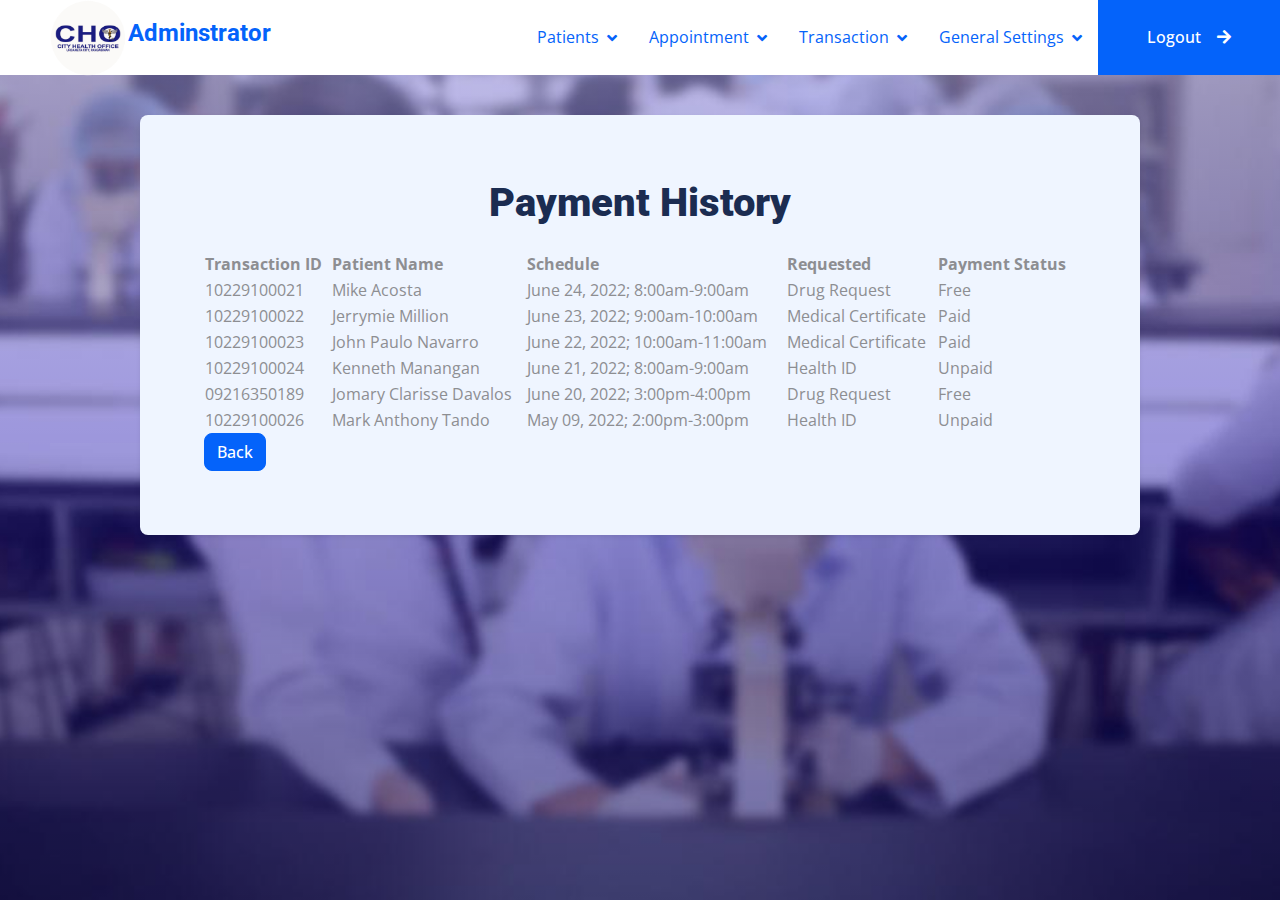
<file: admin-payhistory.html>
<!DOCTYPE html>
<html lang="en">

<head>
    <meta charset="utf-8">
    <title>Admin | Urdaneta CHO</title>
    <meta content="width=device-width, initial-scale=1.0" name="viewport">
    <meta content="" name="keywords">
    <meta content="" name="description">

    <link href="img/CHO.png" rel="icon">
    <link rel="preconnect" href="https://fonts.googleapis.com">
    <link rel="preconnect" href="https://fonts.gstatic.com" crossorigin>
    <link href="https://fonts.googleapis.com/css2?family=Open+Sans:wght@400;500&family=Roboto:wght@500;700;900&display=swap" rel="stylesheet"> 
    <link href="https://cdnjs.cloudflare.com/ajax/libs/font-awesome/5.10.0/css/all.min.css" rel="stylesheet">
    <link href="https://cdn.jsdelivr.net/npm/bootstrap-icons@1.4.1/font/bootstrap-icons.css" rel="stylesheet">
    <link href="css/bootstrap.min.css" rel="stylesheet">
    <link href="css/style.css" rel="stylesheet">
<style>
    body {

        background: linear-gradient(to top, rgba(0, 0, 0, 0.3), rgba(0, 0, 0, 0), rgba(250, 250, 250, 0.4)), url("img/bg-blue.jpg");
        background-attachment: fixed;
        background-position: center;
        background-repeat: no-repeat;
        background-size: cover;
    }

    @media only screen and (max-width:800px) {
            #no-more-tables tbody,
            #no-more-tables tr,
            #no-more-tables td {
                display: block;
            }
            #no-more-tables thead tr {
                position: absolute;
                top: -9999px;
                left: -9999px;
            }
            #no-more-tables td {
                position: relative;
                padding-left: 50%;
                border: none;
                border-bottom: 1px solid #eee;
            }
            #no-more-tables td:before {
                content: attr(data-title);
                position: absolute;
                left: 6px;
                font-weight: bold;
            }
            #no-more-tables tr {
                border-bottom: 1px solid #ccc;
            }
        }
</style>
</head>

<body>
    <!-- Navbar Start -->

    <nav class="navbar navbar-expand-lg bg-white navbar-light sticky-top p-0 wow fadeIn" data-wow-delay="0.1s">
        <a href="#" class="navbar-brand d-flex align-items-center px-4 px-lg-5">
            <div class="d-flex justify-content-center"><img src="img/CHO.png" alt="" height="80"></div>
            <h4 class="blankquote text-primary"></i>Adminstrator</h4>
        </a>
        <button type="button" class="navbar-toggler me-4" data-bs-toggle="collapse" data-bs-target="#navbarCollapse">
            <span class="navbar-toggler-icon"></span>
        </button>
        <div class="collapse navbar-collapse" id="navbarCollapse">
            <div class="navbar-nav ms-auto p-4 p-lg-0">
                </div>
                <div class="nav-item dropdown">
                  <a href="#" class="nav-link dropdown-toggle" data-bs-toggle="dropdown">Patients</a>
                  <div class="dropdown-menu rounded-0 rounded-bottom m-0">
                      <a href="admin-medrec.html" class="dropdown-item">Medical Records</a>
                      <a href="admin-prescription.html" class="dropdown-item">Prescription Records</a>
                  </div>
      </div>
                 
                <div class="nav-item dropdown">
                  <a href="#" class="nav-link dropdown-toggle" data-bs-toggle="dropdown">Appointment</a>
                  <div class="dropdown-menu rounded-0 rounded-bottom m-0">
                      <a href="admin-medapp.html" class="dropdown-item">Medical</a>
                      <a href="admin-nonmedapp.html" class="dropdown-item">Non-Medical</a>
                  </div>
      </div>

                  <div class="nav-item dropdown">
                    <a href="#" class="nav-link dropdown-toggle" data-bs-toggle="dropdown">Transaction</a>
                    <div class="dropdown-menu rounded-0 rounded-bottom m-0">
                        <a href="admin-status.html" class="dropdown-item">Transaction Status</a>
                        <a href="admin-payhistory.html" class="dropdown-item">Payment History</a>
                    </div>
            </div>


    
                <div class="nav-item dropdown">
                        <a href="#" class="nav-link dropdown-toggle" data-bs-toggle="dropdown">General Settings</a>
                        <div class="dropdown-menu rounded-0 rounded-bottom m-0">
                            <a href="admin-edit-profile.html" class="dropdown-item">My Profile</a>
                            <a href="admin-sysaccount.html" class="dropdown-item">User Management</a>
                            <a href="admin-covidcases.html" class="dropdown-item">Update Covid19 Cases</a>
                            <a href="admin-news.html" class="dropdown-item">Update News</a>
                            <a href="admin-news.html" class="dropdown-item">Update Announcement</a>
                        </div>
            </div>

          
            
            <a href="index.html" class="btn btn-primary rounded-0 py-4 px-lg-5 d-none d-lg-block">Logout<i class="fa fa-arrow-right ms-3"></i></a>
        </div>
    </nav>
    <br>
    
    <!-- Navbar End -->

    <div class="mx-auto text-start mt-3" style="max-width: 1000px">
        <div class="card round-2 bg-light rounded p-5 border-0 p-3 mb-4 shadow-sm">
            <div class="card-body " style="max-height: calc(100vh - 280px); overflow-y: auto">
                <h2 class="display-6 text-center mb-4">Payment History</h2>

                <div class="table-responsive">
                  <table id="list" class="display" style="width:100%">
                    <thead>
                      <tr>
                        <th >Transaction ID</th>
                        <th >Patient Name</th>
                        <th >Schedule</th>
                        <th>Requested</th>
                        <th >Payment Status</th>
                      </tr>
                    </thead>
                    <tbody>
                        <tr><td>10229100021</td><td>Mike Acosta</td><td> June 24, 2022; 8:00am-9:00am</td><td>Drug Request</td><td>Free</td>
                        
                            <tr><td>10229100022</td><td>Jerrymie Million</td><td> June 23, 2022; 9:00am-10:00am</td><td>Medical Certificate</td><td>Paid</td>
                                
                                <tr><td>10229100023</td><td>John Paulo Navarro</td><td> June 22, 2022; 10:00am-11:00am</td><td>Medical Certificate</td><td>Paid</td>
                                    
                                    <tr><td>10229100024</td><td>Kenneth Manangan</td><td> June 21, 2022; 8:00am-9:00am</td><td>Health ID</td><td>Unpaid</td>
        
                                        
                                        <tr><td>09216350189
                                        </td><td>Jomary Clarisse Davalos</td><td> June 20, 2022; 3:00pm-4:00pm</td><td>Drug Request</td><td>Free</td>

                                            <tr><td>10229100026</td><td>Mark Anthony Tando</td><td>  May 09, 2022; 2:00pm-3:00pm</td><td>Health ID</td><td>Unpaid</td>
                        
                        </table>
                  <a href="administrator.html" class="btn btn-primary">Back</a>
                </div>
                
              </main>

    <script src="js/main.js"></script>
    <script src="https://cdn.jsdelivr.net/npm/bootstrap@5.0.0/dist/js/bootstrap.bundle.min.js"></script>
    <script>
        $(document).ready(function() {
            $('#list').DataTable();
        } );
      </script>
</body>
</body>
</html>
</file>
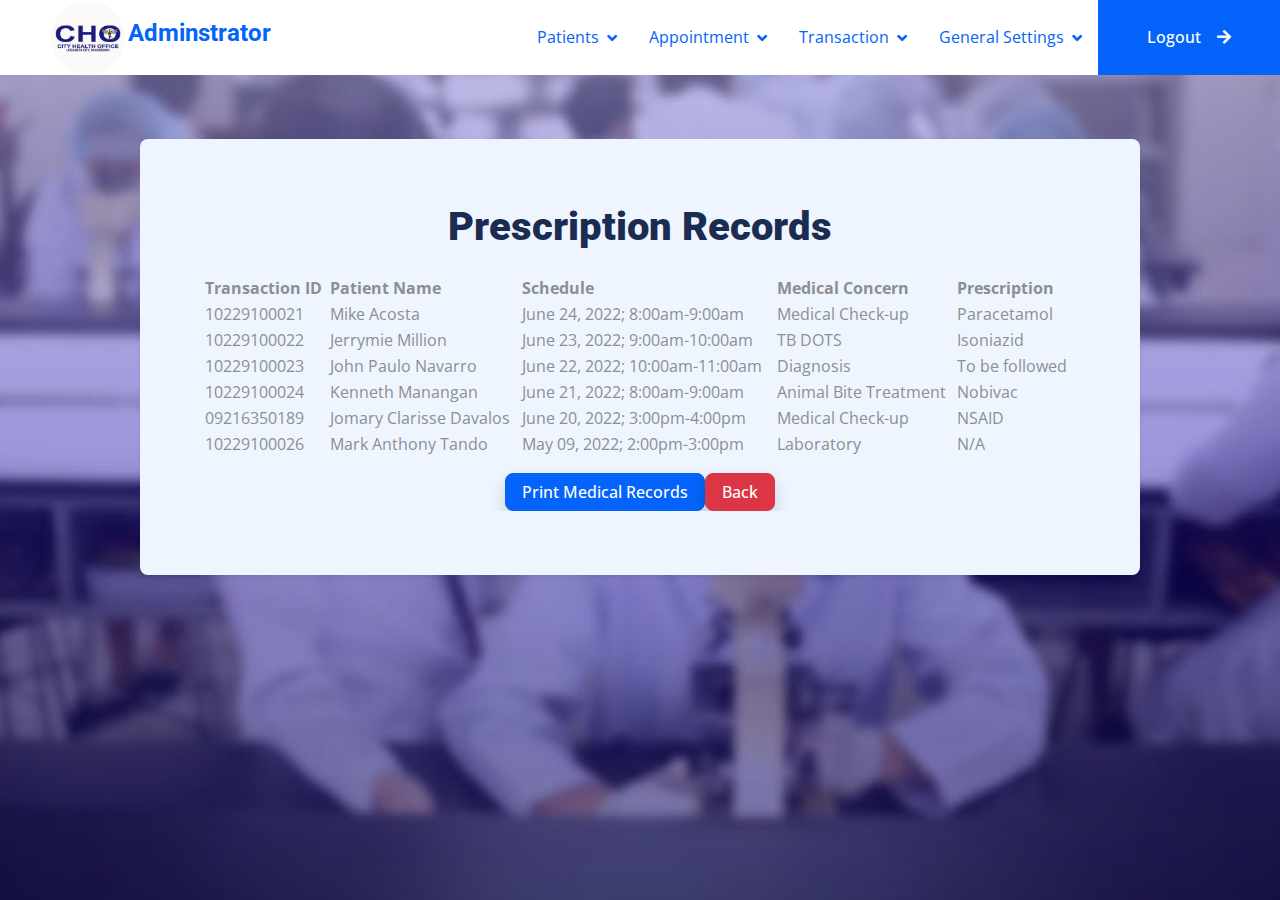
<file: admin-prescription.html>
<!DOCTYPE html>
<html lang="en">

<head>
    <meta charset="utf-8">
    <title>Admin | Urdaneta CHO</title>
    <meta content="width=device-width, initial-scale=1.0" name="viewport">
    <meta content="" name="keywords">
    <meta content="" name="description">

    <link href="img/CHO.png" rel="icon">
    <link rel="preconnect" href="https://fonts.googleapis.com">
    <link rel="preconnect" href="https://fonts.gstatic.com" crossorigin>
    <link href="https://fonts.googleapis.com/css2?family=Open+Sans:wght@400;500&family=Roboto:wght@500;700;900&display=swap" rel="stylesheet"> 
    <link href="https://cdnjs.cloudflare.com/ajax/libs/font-awesome/5.10.0/css/all.min.css" rel="stylesheet">
    <link href="https://cdn.jsdelivr.net/npm/bootstrap-icons@1.4.1/font/bootstrap-icons.css" rel="stylesheet">
    <link href="css/bootstrap.min.css" rel="stylesheet">
    <link href="css/style.css" rel="stylesheet">
<style>
    body {

        background: linear-gradient(to top, rgba(0, 0, 0, 0.3), rgba(0, 0, 0, 0), rgba(250, 250, 250, 0.4)), url("img/bg-blue.jpg");
        background-attachment: fixed;
        background-position: center;
        background-repeat: no-repeat;
        background-size: cover;
    }

    @media only screen and (max-width:800px) {
            #no-more-tables tbody,
            #no-more-tables tr,
            #no-more-tables td {
                display: block;
            }
            #no-more-tables thead tr {
                position: absolute;
                top: -9999px;
                left: -9999px;
            }
            #no-more-tables td {
                position: relative;
                padding-left: 50%;
                border: none;
                border-bottom: 1px solid #eee;
            }
            #no-more-tables td:before {
                content: attr(data-title);
                position: absolute;
                left: 6px;
                font-weight: bold;
            }
            #no-more-tables tr {
                border-bottom: 1px solid #ccc;
            }
        }
</style>
</head>

<body>
  <!-- Navbar Start -->

  <nav class="navbar navbar-expand-lg bg-white navbar-light sticky-top p-0 wow fadeIn" data-wow-delay="0.1s">
    <a href="#" class="navbar-brand d-flex align-items-center px-4 px-lg-5">
        <div class="d-flex justify-content-center"><img src="img/CHO.png" alt="" height="80"></div>
        <h4 class="blankquote text-primary"></i>Adminstrator</h4>
    </a>
    <button type="button" class="navbar-toggler me-4" data-bs-toggle="collapse" data-bs-target="#navbarCollapse">
        <span class="navbar-toggler-icon"></span>
    </button>
    <div class="collapse navbar-collapse" id="navbarCollapse">
        <div class="navbar-nav ms-auto p-4 p-lg-0">
            </div>
            <div class="nav-item dropdown">
              <a href="#" class="nav-link dropdown-toggle" data-bs-toggle="dropdown">Patients</a>
              <div class="dropdown-menu rounded-0 rounded-bottom m-0">
                  <a href="admin-medrec.html" class="dropdown-item">Medical Records</a>
                  <a href="admin-prescription.html" class="dropdown-item">Prescription Records</a>
              </div>
  </div>
             
            <div class="nav-item dropdown">
              <a href="#" class="nav-link dropdown-toggle" data-bs-toggle="dropdown">Appointment</a>
              <div class="dropdown-menu rounded-0 rounded-bottom m-0">
                  <a href="admin-medapp.html" class="dropdown-item">Medical</a>
                  <a href="admin-nonmedapp.html" class="dropdown-item">Non-Medical</a>
              </div>
  </div>

              <div class="nav-item dropdown">
                <a href="#" class="nav-link dropdown-toggle" data-bs-toggle="dropdown">Transaction</a>
                <div class="dropdown-menu rounded-0 rounded-bottom m-0">
                    <a href="admin-status.html" class="dropdown-item">Transaction Status</a>
                    <a href="admin-payhistory.html" class="dropdown-item">Payment History</a>
                </div>
        </div>



            <div class="nav-item dropdown">
                    <a href="#" class="nav-link dropdown-toggle" data-bs-toggle="dropdown">General Settings</a>
                    <div class="dropdown-menu rounded-0 rounded-bottom m-0">
                        <a href="admin-edit-profile.html" class="dropdown-item">My Profile</a>
                        <a href="admin-sysaccount.html" class="dropdown-item">User Management</a>
                        <a href="admin-covidcases.html" class="dropdown-item">Update Covid19 Cases</a>
                        <a href="admin-news.html" class="dropdown-item">Update News</a>
                        <a href="admin-news.html" class="dropdown-item">Update Announcement</a>
                    </div>
        </div>

      
        
        <a href="index.html" class="btn btn-primary rounded-0 py-4 px-lg-5 d-none d-lg-block">Logout<i class="fa fa-arrow-right ms-3"></i></a>
    </div>
</nav>
<br>

<!-- Navbar End -->
    <br>
    
    <form action="administrator.html">
    <div class="mx-auto text-start mt-3" style="max-width: 1000px">
        <div class="card round-2 bg-light rounded p-5 border-0 p-3 mb-4 shadow-sm">
            <div class="card-body " style="max-height: calc(100vh - 280px); overflow-y: auto">
                <h2 class="display-6 text-center mb-4">Prescription Records</h2>

                <div class="table-responsive">
                  <table id="list" class="display" style="width:100%">
                    <thead>
                      <tr>
                        <th >Transaction ID</th>
                        <th >Patient Name</th>
                        <th >Schedule</th>
                        <th >Medical Concern</th>
                        <th >Prescription</th>
                      </tr>
                    </thead>
                    <tbody>
                    <tr><td>10229100021</td><td>Mike Acosta</td><td> June 24, 2022; 8:00am-9:00am</td><td>Medical Check-up</td><td>Paracetamol</td><td>
                        
                            <tr><td>10229100022</td><td>Jerrymie Million</td><td> June 23, 2022; 9:00am-10:00am</td><td>TB DOTS</td><td>Isoniazid</td><td>
                                
                                <tr><td>10229100023</td><td>John Paulo Navarro</td><td> June 22, 2022; 10:00am-11:00am</td><td>Diagnosis</td><td>To be followed</td><td>
                                    
                                    <tr><td>10229100024</td><td>Kenneth Manangan</td><td> June 21, 2022; 8:00am-9:00am</td><td>Animal Bite Treatment</td><td>Nobivac</td><td>
        
                                        
                                        <tr><td>09216350189
                                        </td><td>Jomary Clarisse Davalos</td><td> June 20, 2022; 3:00pm-4:00pm</td><td>Medical Check-up</td><td>NSAID</td><td>

                                            <tr><td>10229100026</td><td>Mark Anthony Tando</td><td>  May 09, 2022; 2:00pm-3:00pm</td><td>Laboratory</td><td>N/A</td><td>
                        
                        </table>
                 
            <div class="text-end mt-3 d-flex justify-content-center">
                <button type="submit" a href="#" class="btn btn-primary shadow px-3 " onclick="return confirm('Would you like to print Prescription Records?');"  >Print Medical Records</button> <br> <button type="submit" a href="administrator.html" class="btn btn-danger shadow px-3">Back</button>
            </div>
    </form>
  

    <script src="js/main.js"></script>
    <script src="https://cdn.jsdelivr.net/npm/bootstrap@5.0.0/dist/js/bootstrap.bundle.min.js"></script>
    <script>
        $(document).ready(function() {
            $('#list').DataTable();
        } );
      </script>
</body>
</body>
</html>
</file>
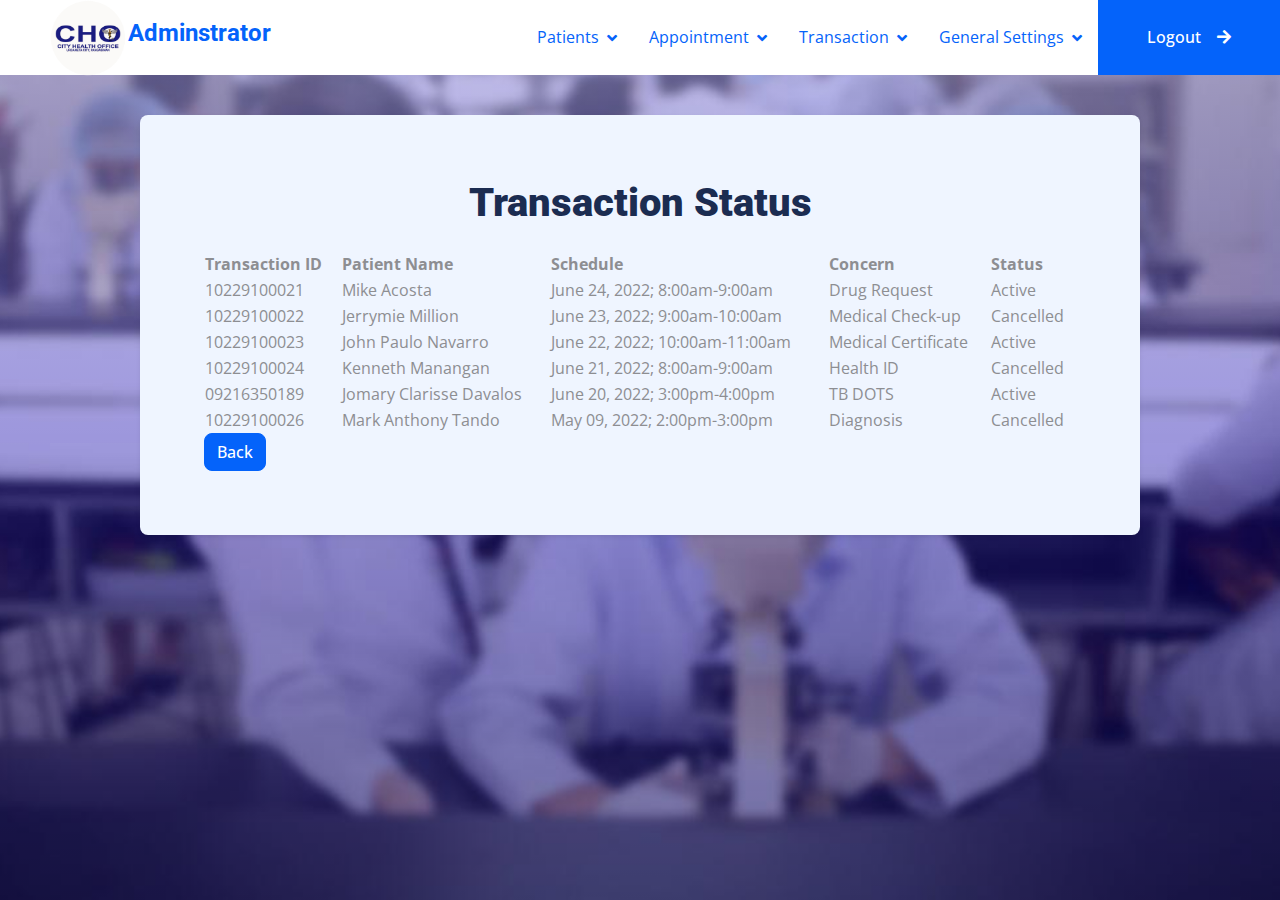
<file: admin-status.html>
<!DOCTYPE html>
<html lang="en">

<head>
    <meta charset="utf-8">
    <title>Admin | Urdaneta CHO</title>
    <meta content="width=device-width, initial-scale=1.0" name="viewport">
    <meta content="" name="keywords">
    <meta content="" name="description">

    <link href="img/CHO.png" rel="icon">
    <link rel="preconnect" href="https://fonts.googleapis.com">
    <link rel="preconnect" href="https://fonts.gstatic.com" crossorigin>
    <link href="https://fonts.googleapis.com/css2?family=Open+Sans:wght@400;500&family=Roboto:wght@500;700;900&display=swap" rel="stylesheet"> 
    <link href="https://cdnjs.cloudflare.com/ajax/libs/font-awesome/5.10.0/css/all.min.css" rel="stylesheet">
    <link href="https://cdn.jsdelivr.net/npm/bootstrap-icons@1.4.1/font/bootstrap-icons.css" rel="stylesheet">
    <link href="css/bootstrap.min.css" rel="stylesheet">
    <link href="css/style.css" rel="stylesheet">
<style>
    body {

        background: linear-gradient(to top, rgba(0, 0, 0, 0.3), rgba(0, 0, 0, 0), rgba(250, 250, 250, 0.4)), url("img/bg-blue.jpg");
        background-attachment: fixed;
        background-position: center;
        background-repeat: no-repeat;
        background-size: cover;
    }

    @media only screen and (max-width:800px) {
            #no-more-tables tbody,
            #no-more-tables tr,
            #no-more-tables td {
                display: block;
            }
            #no-more-tables thead tr {
                position: absolute;
                top: -9999px;
                left: -9999px;
            }
            #no-more-tables td {
                position: relative;
                padding-left: 50%;
                border: none;
                border-bottom: 1px solid #eee;
            }
            #no-more-tables td:before {
                content: attr(data-title);
                position: absolute;
                left: 6px;
                font-weight: bold;
            }
            #no-more-tables tr {
                border-bottom: 1px solid #ccc;
            }
        }
</style>
</head>

<body>
    <!-- Navbar Start -->

    <nav class="navbar navbar-expand-lg bg-white navbar-light sticky-top p-0 wow fadeIn" data-wow-delay="0.1s">
        <a href="#" class="navbar-brand d-flex align-items-center px-4 px-lg-5">
            <div class="d-flex justify-content-center"><img src="img/CHO.png" alt="" height="80"></div>
            <h4 class="blankquote text-primary"></i>Adminstrator</h4>
        </a>
        <button type="button" class="navbar-toggler me-4" data-bs-toggle="collapse" data-bs-target="#navbarCollapse">
            <span class="navbar-toggler-icon"></span>
        </button>
        <div class="collapse navbar-collapse" id="navbarCollapse">
            <div class="navbar-nav ms-auto p-4 p-lg-0">
                </div>
                <div class="nav-item dropdown">
                  <a href="#" class="nav-link dropdown-toggle" data-bs-toggle="dropdown">Patients</a>
                  <div class="dropdown-menu rounded-0 rounded-bottom m-0">
                      <a href="admin-medrec.html" class="dropdown-item">Medical Records</a>
                      <a href="admin-prescription.html" class="dropdown-item">Prescription Records</a>
                  </div>
      </div>
                 
                <div class="nav-item dropdown">
                  <a href="#" class="nav-link dropdown-toggle" data-bs-toggle="dropdown">Appointment</a>
                  <div class="dropdown-menu rounded-0 rounded-bottom m-0">
                      <a href="admin-medapp.html" class="dropdown-item">Medical</a>
                      <a href="admin-nonmedapp.html" class="dropdown-item">Non-Medical</a>
                  </div>
      </div>

                  <div class="nav-item dropdown">
                    <a href="#" class="nav-link dropdown-toggle" data-bs-toggle="dropdown">Transaction</a>
                    <div class="dropdown-menu rounded-0 rounded-bottom m-0">
                        <a href="admin-status.html" class="dropdown-item">Transaction Status</a>
                        <a href="admin-payhistory.html" class="dropdown-item">Payment History</a>
                    </div>
            </div>


    
                <div class="nav-item dropdown">
                        <a href="#" class="nav-link dropdown-toggle" data-bs-toggle="dropdown">General Settings</a>
                        <div class="dropdown-menu rounded-0 rounded-bottom m-0">
                            <a href="admin-edit-profile.html" class="dropdown-item">My Profile</a>
                            <a href="admin-sysaccount.html" class="dropdown-item">User Management</a>
                            <a href="admin-covidcases.html" class="dropdown-item">Update Covid19 Cases</a>
                            <a href="admin-news.html" class="dropdown-item">Update News</a>
                            <a href="admin-news.html" class="dropdown-item">Update Announcement</a>
                        </div>
            </div>

          
            
            <a href="index.html" class="btn btn-primary rounded-0 py-4 px-lg-5 d-none d-lg-block">Logout<i class="fa fa-arrow-right ms-3"></i></a>
        </div>
    </nav>
    <br>
    
    <!-- Navbar End -->
    
    <div class="mx-auto text-start mt-3" style="max-width: 1000px">
        <div class="card round-2 bg-light rounded p-5 border-0 p-3 mb-4 shadow-sm">
            <div class="card-body " style="max-height: calc(100vh - 280px); overflow-y: auto">
                <h2 class="display-6 text-center mb-4">Transaction Status</h2>

                <div class="table-responsive">
                  <table id="list" class="display" style="width:100%">
                    <thead>
                      <tr>
                        <th >Transaction ID</th>
                        <th >Patient Name</th>
                        <th >Schedule</th>
                        <th >Concern</th>
                        <th >Status</th>
                      </tr>
                    </thead>
                    <tbody>
                        <tr><td>10229100021</td><td>Mike Acosta</td><td> June 24, 2022; 8:00am-9:00am</td><td>Drug Request</td><td>Active</td>
                        
                            <tr><td>10229100022</td><td>Jerrymie Million</td><td> June 23, 2022; 9:00am-10:00am</td><td>Medical Check-up</td><td>Cancelled</td>
                                
                                <tr><td>10229100023</td><td>John Paulo Navarro</td><td> June 22, 2022; 10:00am-11:00am</td><td>Medical Certificate</td><td>Active</td>
                                    
                                    <tr><td>10229100024</td><td>Kenneth Manangan</td><td> June 21, 2022; 8:00am-9:00am</td><td>Health ID</td><td>Cancelled</td>
        
                                        
                                        <tr><td>09216350189
                                        </td><td>Jomary Clarisse Davalos</td><td> June 20, 2022; 3:00pm-4:00pm</td><td>TB DOTS</td><td>Active</td>

                                            <tr><td>10229100026</td><td>Mark Anthony Tando</td><td>  May 09, 2022; 2:00pm-3:00pm</td><td>Diagnosis</td><td>Cancelled</td>
                        
                        </table>
                  <a href="administrator.html" class="btn btn-primary">Back</a>
                </div>
                
              </main>

    <script src="js/main.js"></script>
    <script src="https://cdn.jsdelivr.net/npm/bootstrap@5.0.0/dist/js/bootstrap.bundle.min.js"></script>
    <script>
        $(document).ready(function() {
            $('#list').DataTable();
        } );
      </script>
</body>
</body>
</html>
</file>
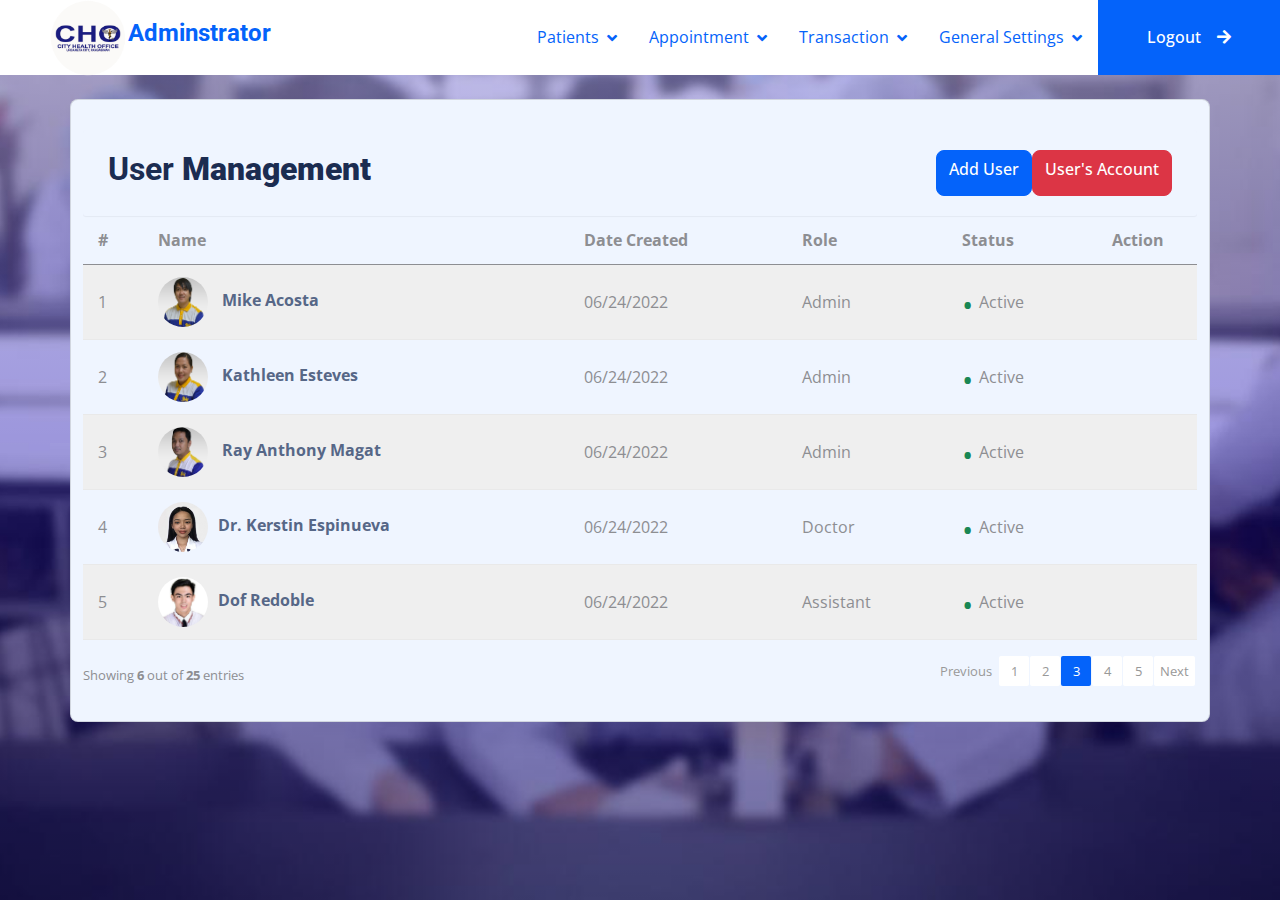
<file: admin-sysaccount.html>
<!DOCTYPE html>
<html lang="en">

<head>
    <meta charset="utf-8">
    <title>Admin | Urdaneta CHO</title>
    <meta content="width=device-width, initial-scale=1.0" name="viewport">
    <meta content="" name="keywords">
    <meta content="" name="description">

    <link href="img/CHO.png" rel="icon">
    <link rel="preconnect" href="https://fonts.googleapis.com">
    <link rel="preconnect" href="https://fonts.gstatic.com" crossorigin>
    <link href="https://fonts.googleapis.com/css2?family=Open+Sans:wght@400;500&family=Roboto:wght@500;700;900&display=swap" rel="stylesheet"> 
    <link href="https://cdnjs.cloudflare.com/ajax/libs/font-awesome/5.10.0/css/all.min.css" rel="stylesheet">
    <link href="https://cdn.jsdelivr.net/npm/bootstrap-icons@1.4.1/font/bootstrap-icons.css" rel="stylesheet">
    <link href="css/bootstrap.min.css" rel="stylesheet">
    <link href="css/style.css" rel="stylesheet">
<style>
    body {

        background: linear-gradient(to top, rgba(0, 0, 0, 0.3), rgba(0, 0, 0, 0), rgba(250, 250, 250, 0.4)), url("img/bg-blue.jpg");
        background-attachment: fixed;
        background-position: center;
        background-repeat: no-repeat;
        background-size: cover;
    }
    .table-responsive {
        margin: 30px 0;
    }
    .table-wrapper {
        min-width: 1000px;
        background: #fff;
        padding: 20px 25px;
        border-radius: 3px;
        box-shadow: 0 1px 1px rgba(0,0,0,.05);
    }
    .table-title {
        padding-bottom: 15px;
        background: #299be4;
        color: #fff;
        padding: 16px 30px;
        margin: -20px -25px 10px;
        border-radius: 3px 3px 0 0;
    }
    .table-title h2 {
        margin: 5px 0 0;
        font-size: 24px;
    }
    .table-title .btn {
        color: #566787;
        float: right;
        font-size: 13px;
        background: #fff;
        border: none;
        min-width: 50px;
        border-radius: 2px;
        border: none;
        outline: none !important;
        margin-left: 10px;
    }
    .table-title .btn:hover, .table-title .btn:focus {
        color: #566787;
        background: #f2f2f2;
    }
    .table-title .btn i {
        float: left;
        font-size: 21px;
        margin-right: 5px;
    }
    .table-title .btn span {
        float: left;
        margin-top: 2px;
    }
    table.table tr th, table.table tr td {
        border-color: #e9e9e9;
        padding: 12px 15px;
        vertical-align: middle;
    }
    table.table tr th:first-child {
        width: 60px;
    }
    table.table tr th:last-child {
        width: 100px;
    }
    table.table-striped tbody tr:nth-of-type(odd) {
        background-color: #fcfcfc;
    }
    table.table-striped.table-hover tbody tr:hover {
        background: #f5f5f5;
    }
    table.table th i {
        font-size: 13px;
        margin: 0 5px;
        cursor: pointer;
    }	
    table.table td:last-child i {
        opacity: 0.9;
        font-size: 22px;
        margin: 0 5px;
    }
    table.table td a {
        font-weight: bold;
        color: #566787;
        display: inline-block;
        text-decoration: none;
    }
    table.table td a:hover {
        color: #2196F3;
    }
    table.table td a.settings {
        color: #2196F3;
    }
    table.table td a.delete {
        color: #F44336;
    }
    table.table td i {
        font-size: 19px;
    }
    table.table .avatar {
        border-radius: 50%;
        vertical-align: middle;
        margin-right: 10px;
    }
    .status {
        font-size: 30px;
        margin: 2px 2px 0 0;
        display: inline-block;
        vertical-align: middle;
        line-height: 10px;
    }
    .text-success {
        color: #10c469;
    }
    .text-info {
        color: #62c9e8;
    }
    .text-warning {
        color: #FFC107;
    }
    .text-danger {
        color: #ff5b5b;
    }
    .pagination {
        float: right;
        margin: 0 0 5px;
    }
    .pagination li a {
        border: none;
        font-size: 13px;
        min-width: 30px;
        min-height: 30px;
        color: #999;
        margin: 0 2px;
        line-height: 30px;
        border-radius: 2px !important;
        text-align: center;
        padding: 0 6px;
    }
    .pagination li.disabled i {
        color: #ccc;
    }
    .pagination li i {
        font-size: 16px;
        padding-top: 6px
    }
    .hint-text {
        float: left;
        margin-top: 10px;
        font-size: 13px;
    }
    </style>
    <script>
    $(document).ready(function(){
        $('[data-toggle="tooltip"]').tooltip();
    });
    </script>
</head>

<body>
    <!-- Navbar Start -->

    <nav class="navbar navbar-expand-lg bg-white navbar-light sticky-top p-0 wow fadeIn" data-wow-delay="0.1s">
        <a href="#" class="navbar-brand d-flex align-items-center px-4 px-lg-5">
            <div class="d-flex justify-content-center"><img src="img/CHO.png" alt="" height="80"></div>
            <h4 class="blankquote text-primary"></i>Adminstrator</h4>
        </a>
        <button type="button" class="navbar-toggler me-4" data-bs-toggle="collapse" data-bs-target="#navbarCollapse">
            <span class="navbar-toggler-icon"></span>
        </button>
        <div class="collapse navbar-collapse" id="navbarCollapse">
            <div class="navbar-nav ms-auto p-4 p-lg-0">
                </div>
                <div class="nav-item dropdown">
                  <a href="#" class="nav-link dropdown-toggle" data-bs-toggle="dropdown">Patients</a>
                  <div class="dropdown-menu rounded-0 rounded-bottom m-0">
                      <a href="admin-medrec.html" class="dropdown-item">Medical Records</a>
                      <a href="admin-prescription.html" class="dropdown-item">Prescription Records</a>
                  </div>
      </div>
                 
                <div class="nav-item dropdown">
                  <a href="#" class="nav-link dropdown-toggle" data-bs-toggle="dropdown">Appointment</a>
                  <div class="dropdown-menu rounded-0 rounded-bottom m-0">
                      <a href="admin-medapp.html" class="dropdown-item">Medical</a>
                      <a href="admin-nonmedapp.html" class="dropdown-item">Non-Medical</a>
                  </div>
      </div>

                  <div class="nav-item dropdown">
                    <a href="#" class="nav-link dropdown-toggle" data-bs-toggle="dropdown">Transaction</a>
                    <div class="dropdown-menu rounded-0 rounded-bottom m-0">
                        <a href="admin-status.html" class="dropdown-item">Transaction Status</a>
                        <a href="admin-payhistory.html" class="dropdown-item">Payment History</a>
                    </div>
            </div>


    
                <div class="nav-item dropdown">
                        <a href="#" class="nav-link dropdown-toggle" data-bs-toggle="dropdown">General Settings</a>
                        <div class="dropdown-menu rounded-0 rounded-bottom m-0">
                            <a href="admin-edit-profile.html" class="dropdown-item">My Profile</a>
                            <a href="admin-sysaccount.html" class="dropdown-item">User Management</a>
                            <a href="admin-covidcases.html" class="dropdown-item">Update Covid19 Cases</a>
                            <a href="admin-news.html" class="dropdown-item">Update News</a>
                            <a href="admin-news.html" class="dropdown-item">Update Announcement</a>
                        </div>
            </div>

          
            
            <a href="index.html" class="btn btn-primary rounded-0 py-4 px-lg-5 d-none d-lg-block">Logout<i class="fa fa-arrow-right ms-3"></i></a>
        </div>
    </nav>
    <br>
    
    <!-- Navbar End -->
    
       <!-- User Management Start -->
    <div class="container-xl card round-2 bg-light ">
        <div class="table-responsive">
            <div class="table-wrapper bg-light">
                    <div class="row">
                        <div class="col-sm-5">
                            <h2>User <b>Management</b></h2>
                        </div>
                        <div class="col-sm-7 d-flex justify-content-end">
                            <a href="admin-addsysform.html" class="btn btn-primary">Add User</a>
                            <a href="admin-useraccount.html" class="btn btn-danger">User's Account</a>
                        </div>
                    </div>
                </div>
                <table class="table table-striped table-hover">
                    <thead>
                        <tr>
                            <th>#</th>
                            <th>Name</th>						
                            <th>Date Created</th>
                            <th>Role</th>
                            <th>Status</th>
                            <th>Action</th>
                        </tr>
                    </thead>
                    <tbody>
                        <tr>
                            <td>1</td>
                            <td><a href="#"><img src="img/acosta.png" style="width: 50px; height: 50px;"  class="avatar" alt="Avatar"> Mike Acosta</a></td>
                            <td>06/24/2022</td>                        
                            <td>Admin</td>
                            <td><span class="status text-success">&bull;</span> Active</td>
                            <td>
                                <a href="#" class="settings" title="Settings" data-toggle="tooltip"><i class="material-icons">&#xE8B8;</i></a>
                                <a href="#" class="delete" title="Delete" data-toggle="tooltip"><i class="material-icons">&#xE5C9;</i></a>
                            </td>
                        </tr>
                        <tr>
                            <td>2</td>
                            <td><a href="#"><img src="img/esteves.png" style="width: 50px; height: 50px;" class="avatar" alt="Avatar"> Kathleen Esteves</a></td>
                            <td>06/24/2022</td>                       
                            <td>Admin</td>
                            <td><span class="status text-success">&bull;</span> Active</td>
                            <td>
                                <a href="#" class="settings" title="Settings" data-toggle="tooltip"><i class="material-icons">&#xE8B8;</i></a>
                                <a href="#" class="delete" title="Delete" data-toggle="tooltip"><i class="material-icons">&#xE5C9;</i></a>
                            </td>
                        </tr>
                            <td>3</td>
                            <td><a href="#"><img src="img/magat.png" style="width: 50px; height: 50px;"  class="avatar" alt="Avatar"> Ray Anthony Magat</a></td>
                            <td>06/24/2022</td>
                            <td>Admin</td>
                            <td><span class="status text-success">&bull;</span> Active</td>
                            <td>
                                <a href="#" class="settings" title="Settings" data-toggle="tooltip"><i class="material-icons">&#xE8B8;</i></a>
                                <a href="#" class="delete" title="Delete" data-toggle="tooltip"><i class="material-icons">&#xE5C9;</i></a>
                            </td>
                        </tr>
                        <tr>
                            <td>4</td>
                            <td><a href="#"><img src="img/espinueva.jpg" style="width: 50px; height: 50px;"  class="avatar" alt="Avatar">Dr. Kerstin Espinueva</a></td>
                            <td>06/24/2022</td>                        
                            <td>Doctor</td>
                            <td><span class="status text-success">&bull;</span> Active</td>
                            <td>
                                <a href="#" class="settings" title="Settings" data-toggle="tooltip"><i class="material-icons">&#xE8B8;</i></a>
                                <a href="#" class="delete" title="Delete" data-toggle="tooltip"><i class="material-icons">&#xE5C9;</i></a>
                            </td>
                            </tr>
                            <td>5</td>
                            <td><a href="#"><img src="img/redoble.jpg" style="width: 50px; height: 50px;"  class="avatar" alt="Avatar">Dof Redoble</a></td>
                            <td>06/24/2022</td>
                            <td>Assistant</td>
                            <td><span class="status text-success">&bull;</span> Active</td>
                            <td>
                                <a href="#" class="settings" title="Settings" data-toggle="tooltip"><i class="material-icons">&#xE8B8;</i></a>
                                <a href="#" class="delete" title="Delete" data-toggle="tooltip"><i class="material-icons">&#xE5C9;</i></a>
                            </td>
                        </tr>
                    </tbody>
                </table>
                <div class="clearfix">
                    <div class="hint-text">Showing <b>6</b> out of <b>25</b> entries</div>
                    <ul class="pagination">
                        <li class="page-item disabled"><a href="#">Previous</a></li>
                        <li class="page-item"><a href="#" class="page-link">1</a></li>
                        <li class="page-item"><a href="#" class="page-link">2</a></li>
                        <li class="page-item active"><a href="#" class="page-link">3</a></li>
                        <li class="page-item"><a href="#" class="page-link">4</a></li>
                        <li class="page-item"><a href="#" class="page-link">5</a></li>
                        <li class="page-item"><a href="#" class="page-link">Next</a></li>
                    </ul>
                </div>
            </div>
        </div>
    </div>     
     <!-- User Management End -->
   

    <script src="js/main.js"></script>
    <script src="https://cdn.jsdelivr.net/npm/bootstrap@5.0.0/dist/js/bootstrap.bundle.min.js"></script>
</body>
</body>
</html>
</file>
<file: css/style.css>
/* Redesigned Scrollbar */
* {
 scrollbar-width: thin;
 scrollbar-color: rgb(92, 73, 255) rgb(255, 255, 255);
 }
 
 /* Works on Chrome, Edge, and Safari */
 *::-webkit-scrollbar {
 width: 8px;
 }
 
 *::-webkit-scrollbar-track {
 background: #fffaf1;
 }
 
 *::-webkit-scrollbar-thumb {
 background-color: #D4D4D4;
 border-radius: 20px;
 }

body,html {
    overflow-x: hidden;
}
:root {
    --primary: #1B1C7E;
    --light: #EFF5FF;
    --dark: #1B2C51;
}

.fw-medium {
    font-weight: 500 !important;
}

.fw-bold {
    font-weight: 700 !important;
}

.fw-black {
    font-weight: 900 !important;
}

.back-to-top {
    position: fixed;
    display: none;
    right: 45px;
    bottom: 45px;
    z-index: 99;
}

.covid {
    margin-top: 70px;
}

.logo {
    margin-left: 0px;
}

/*** Button ***/
.btn {
    font-weight: 500;
    transition: .5s;
}

.btn.btn-primary,
.btn.btn-secondary {
    color: #FFFFFF;
}

.btn-square {
    width: 38px;
    height: 38px;
}

.btn-sm-square {
    width: 32px;
    height: 32px;
}

.btn-lg-square {
    width: 48px;
    height: 48px;
}

.btn-square,
.btn-sm-square,
.btn-lg-square {
    padding: 0;
    display: flex;
    align-items: center;
    justify-content: center;
    font-weight: normal;
}

/*** Navbar ***/
.navbar .dropdown-toggle::after {
    border: none;
    content: "\f107";
    font-family: "Font Awesome 5 Free";
    font-weight: 900;
    vertical-align: middle;
    margin-left: 8px;
}

.navbar .navbar-nav .nav-link {
    margin-right: 30px;
    padding: 25px 0;
    color: #FFFFFF;
    font-size: 15px;
    font-weight: 500;
    text-transform: uppercase;
    outline: none;
}

.navbar .navbar-nav .nav-link:hover,
.navbar .navbar-nav .nav-link.active {
    color: var(--primary);
}

@media (max-width: 991.98px) {
    .navbar .navbar-nav .nav-link  {
        margin-right: 0;
        padding: 10px 0;
    }

    .navbar .navbar-nav {
        border-top: 1px solid #EEEEEE;
    }
}

.navbar .navbar-brand,
.navbar a.btn {
    height: 75px;
}

.navbar .navbar-nav .nav-link {
    color: var(--dark);
    font-weight: 500;
}

.navbar.sticky-top {
    top: -100px;
    transition: .5s;
}

@media (min-width: 992px) {
    .navbar .nav-item .dropdown-menu {
        display: block;
        border: none;
        margin-top: 0;
        top: 150%;
        opacity: 0;
        visibility: hidden;
        transition: .5s;
    }

    .navbar .nav-item:hover .dropdown-menu {
        top: 100%;
        visibility: visible;
        transition: .5s;
        opacity: 1;
    }
}

/*** Service ***/
.service-item {
    transition: .5s;
}

.service-item:hover {
    margin-top: -10px;
    box-shadow: 0 .5rem 1.5rem rgba(0, 0, 0, .08);
}

.service-item .btn {
    width: 40px;
    height: 40px;
    display: inline-flex;
    align-items: center;
    background: #FFFFFF;
    border-radius: 40px;
    white-space: nowrap;
    overflow: hidden;
    transition: .5s;
}

.service-item:hover .btn {
    width: 140px;
}

.accordion {
    margin-left: 15%;
}
/*** Feature ***/
@media (min-width: 992px) {
    .container.feature {
        max-width: 100% !important;
    }

    .feature-text  {
        padding-left: calc(((100% - 960px) / 2) + .75rem);
    }
}

@media (min-width: 1200px) {
    .feature-text  {
        padding-left: calc(((100% - 1140px) / 2) + .75rem);
    }
}

@media (min-width: 1400px) {
    .feature-text  {
        padding-left: calc(((100% - 1320px) / 2) + .75rem);
    }
}


/*** Doctors ***/
.team-item img {
    position: relative;
    top: 0;
    transition: .5s;
}

.team-item:hover img {
    top: -30px;
}

.team-item .team-text {
    position: relative;
    height: 100px;
    transition: .5s;
}

.team-item:hover .team-text {
    margin-top: -60px;
    height: 160px;
}

.team-item .team-text .team-social {
    opacity: 0;
    transition: .5s;
}

.team-item:hover .team-text .team-social {
    opacity: 1;
}

.team-item .team-social .btn {
    display: inline-flex;
    color: var(--primary);
    background: #FFFFFF;
    border-radius: 40px;
}

.team-item .team-social .btn:hover {
    color: #FFFFFF;
    background: var(--primary);
}


/*** Appointment ***/
.bootstrap-datetimepicker-widget.bottom {
    top: auto !important;
}

.bootstrap-datetimepicker-widget .table * {
    border-bottom-width: 0px;
}

.bootstrap-datetimepicker-widget .table th {
    font-weight: 500;
}

.bootstrap-datetimepicker-widget.dropdown-menu {
    padding: 10px;
    border-radius: 2px;
}

.bootstrap-datetimepicker-widget table td.active,
.bootstrap-datetimepicker-widget table td.active:hover {
    background: var(--primary);
}

.bootstrap-datetimepicker-widget table td.today::before {
    border-bottom-color: var(--primary);
}

/*** Footer ***/
.footer .btn.btn-social {
    margin-right: 5px;
    width: 35px;
    height: 35px;
    display: flex;
    align-items: center;
    justify-content: center;
    color: var(--light);
    border: 1px solid #FFFFFF;
    transition: .3s;
}

.footer .btn.btn-social:hover {
    color: var(--primary);
}

.footer .btn.btn-link {
    display: block;
    margin-bottom: 5px;
    padding: 0;
    text-align: left;
    color: #FFFFFF;
    font-size: 15px;
    font-weight: normal;
    text-transform: capitalize;
    transition: .3s;
}

.footer .btn.btn-link::before {
    position: relative;
    content: "\f105";
    font-family: "Font Awesome 5 Free";
    font-weight: 900;
    margin-right: 10px;
}

.footer .btn.btn-link:hover {
    color: var(--primary);
    letter-spacing: 1px;
    box-shadow: none;
}

.footer .copyright {
    padding: 25px 0;
    font-size: 15px;
    border-top: 1px solid rgba(256, 256, 256, .1);
}

.footer .copyright a {
    color: var(--light);
}

.footer .copyright a:hover {
    color: var(--primary);
}
</file>
